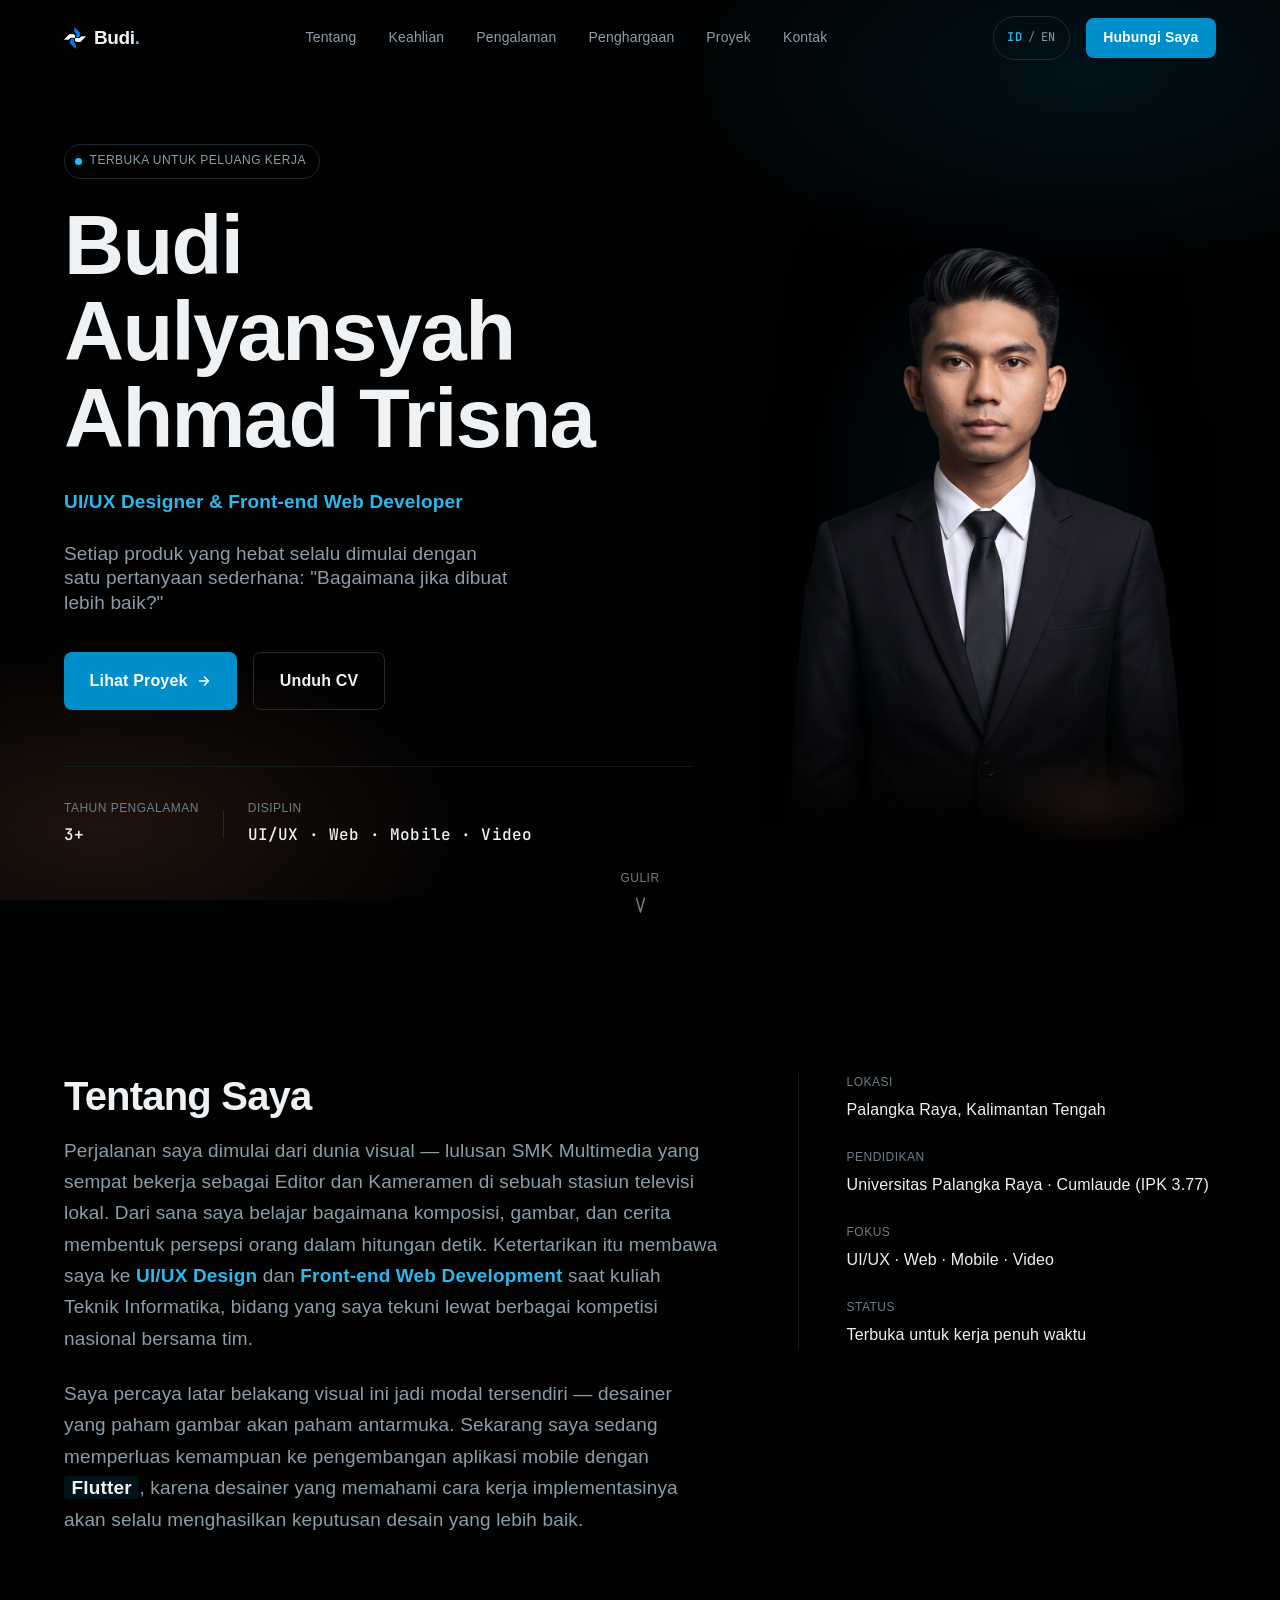
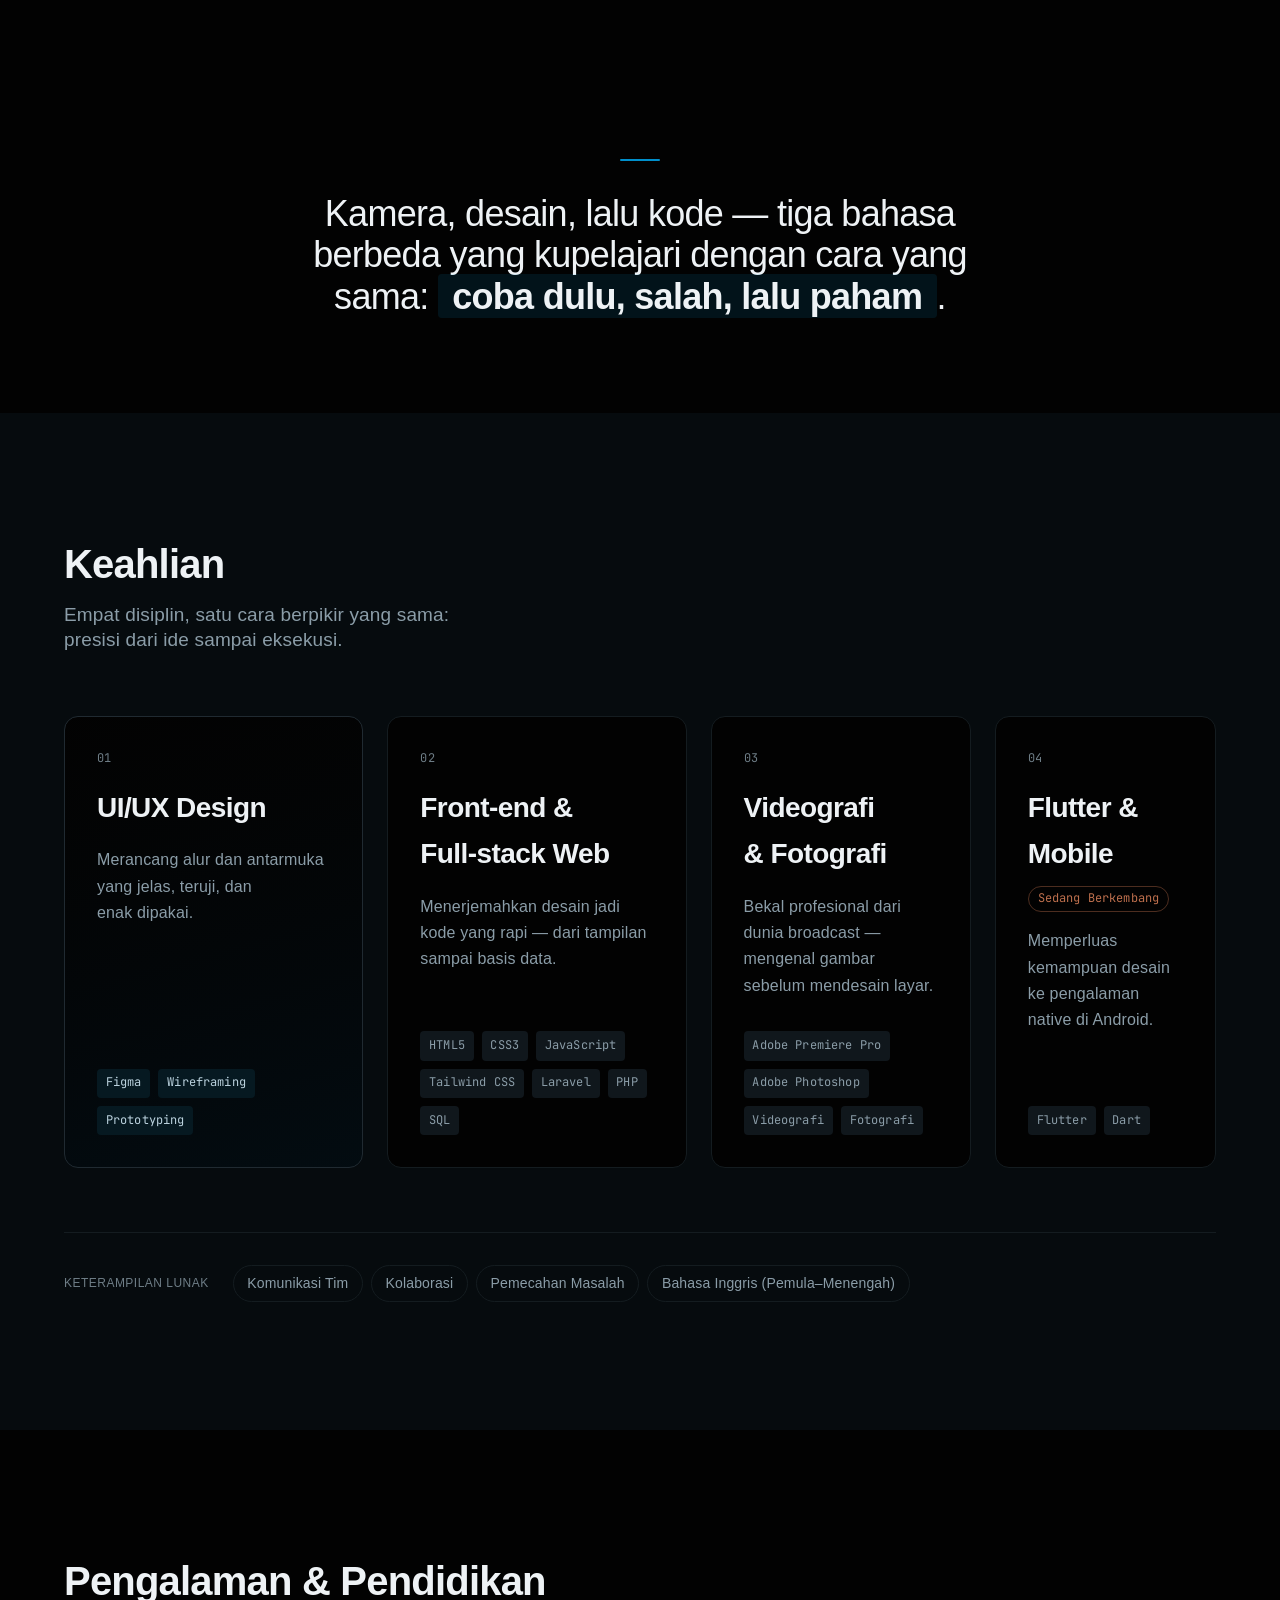
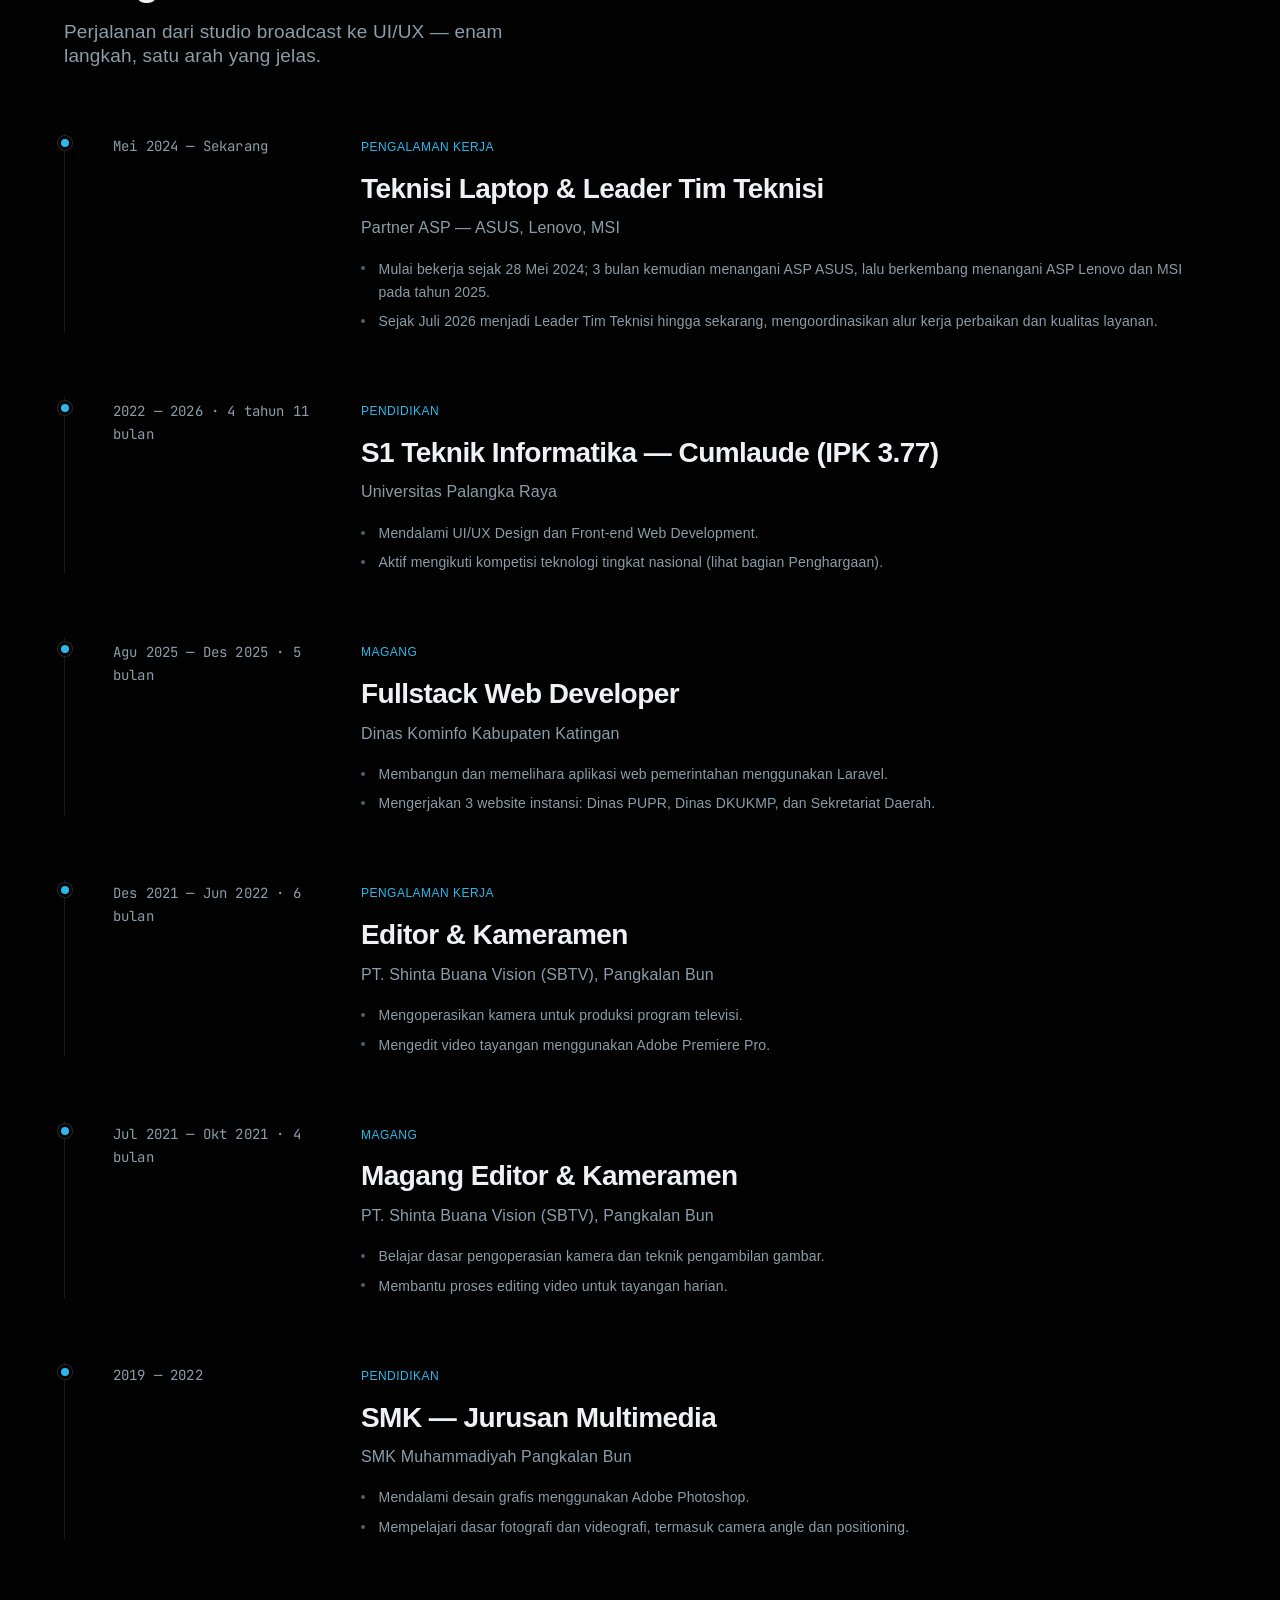
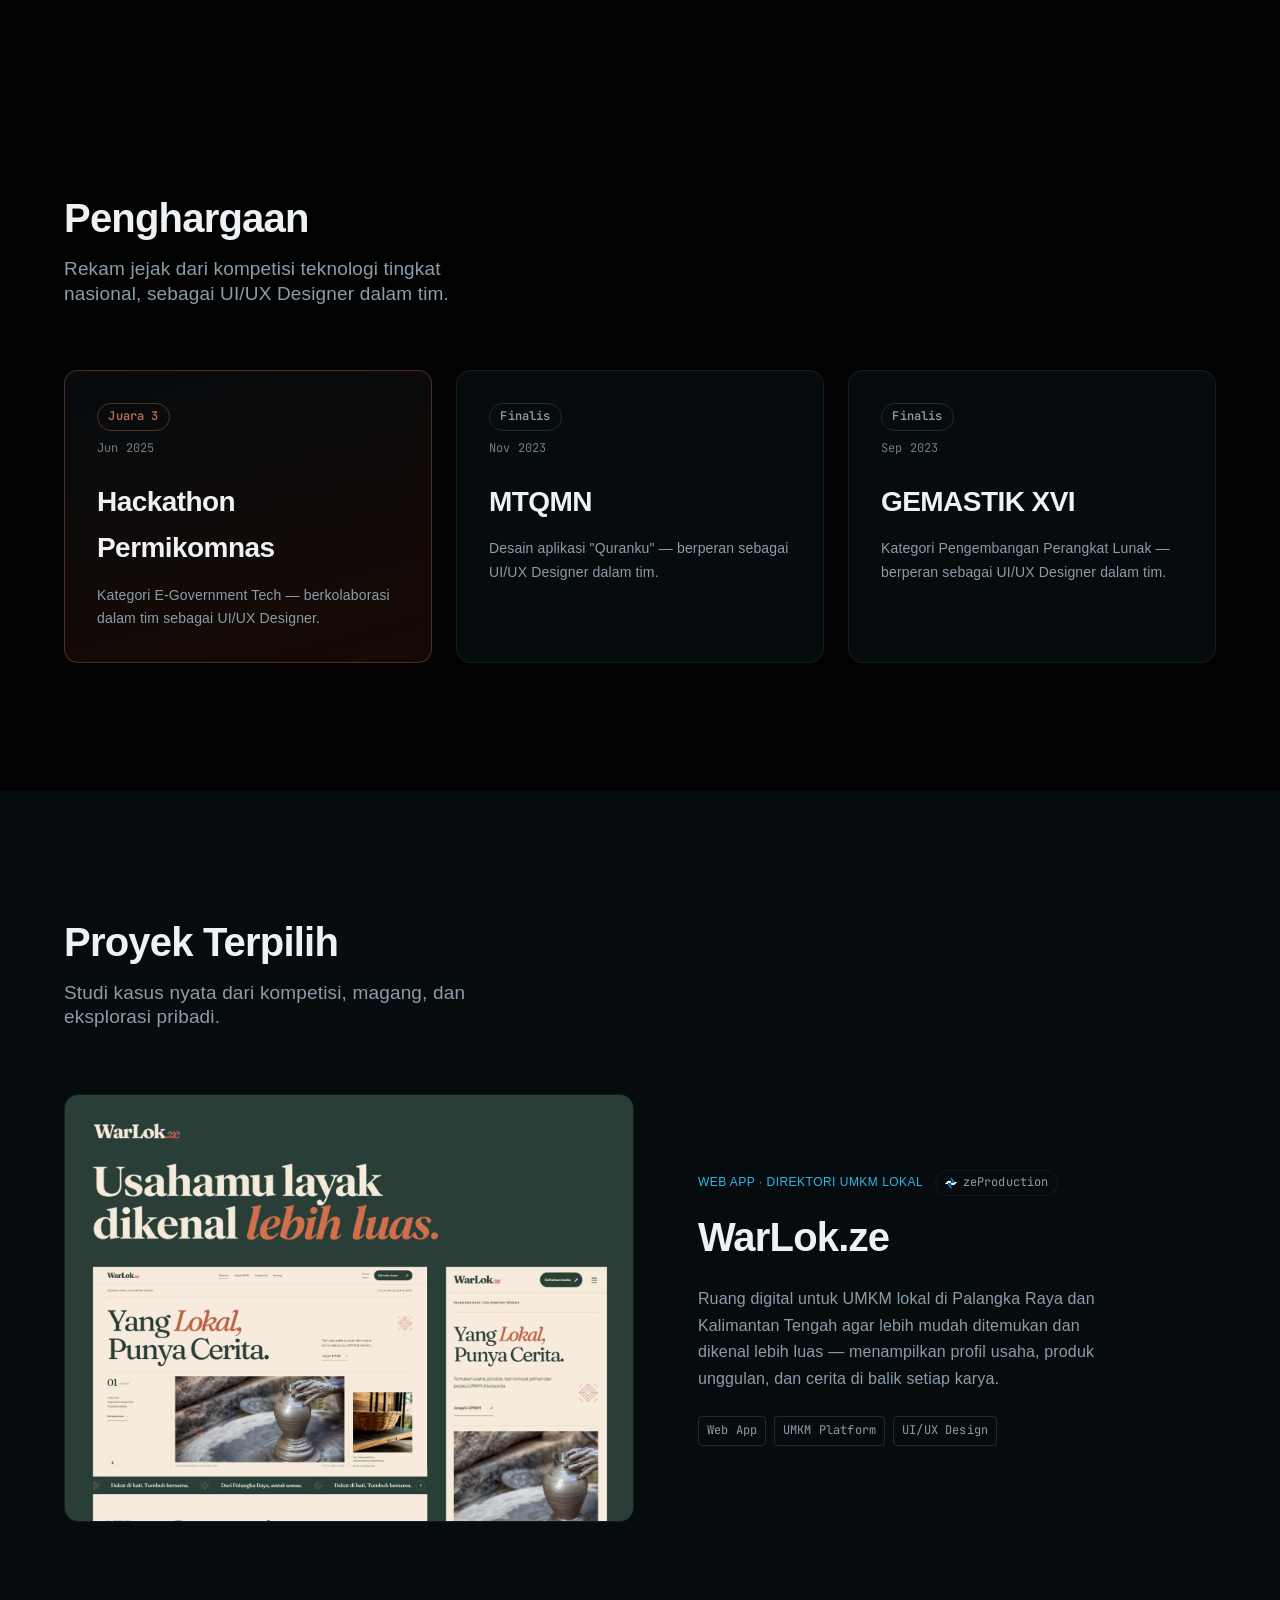
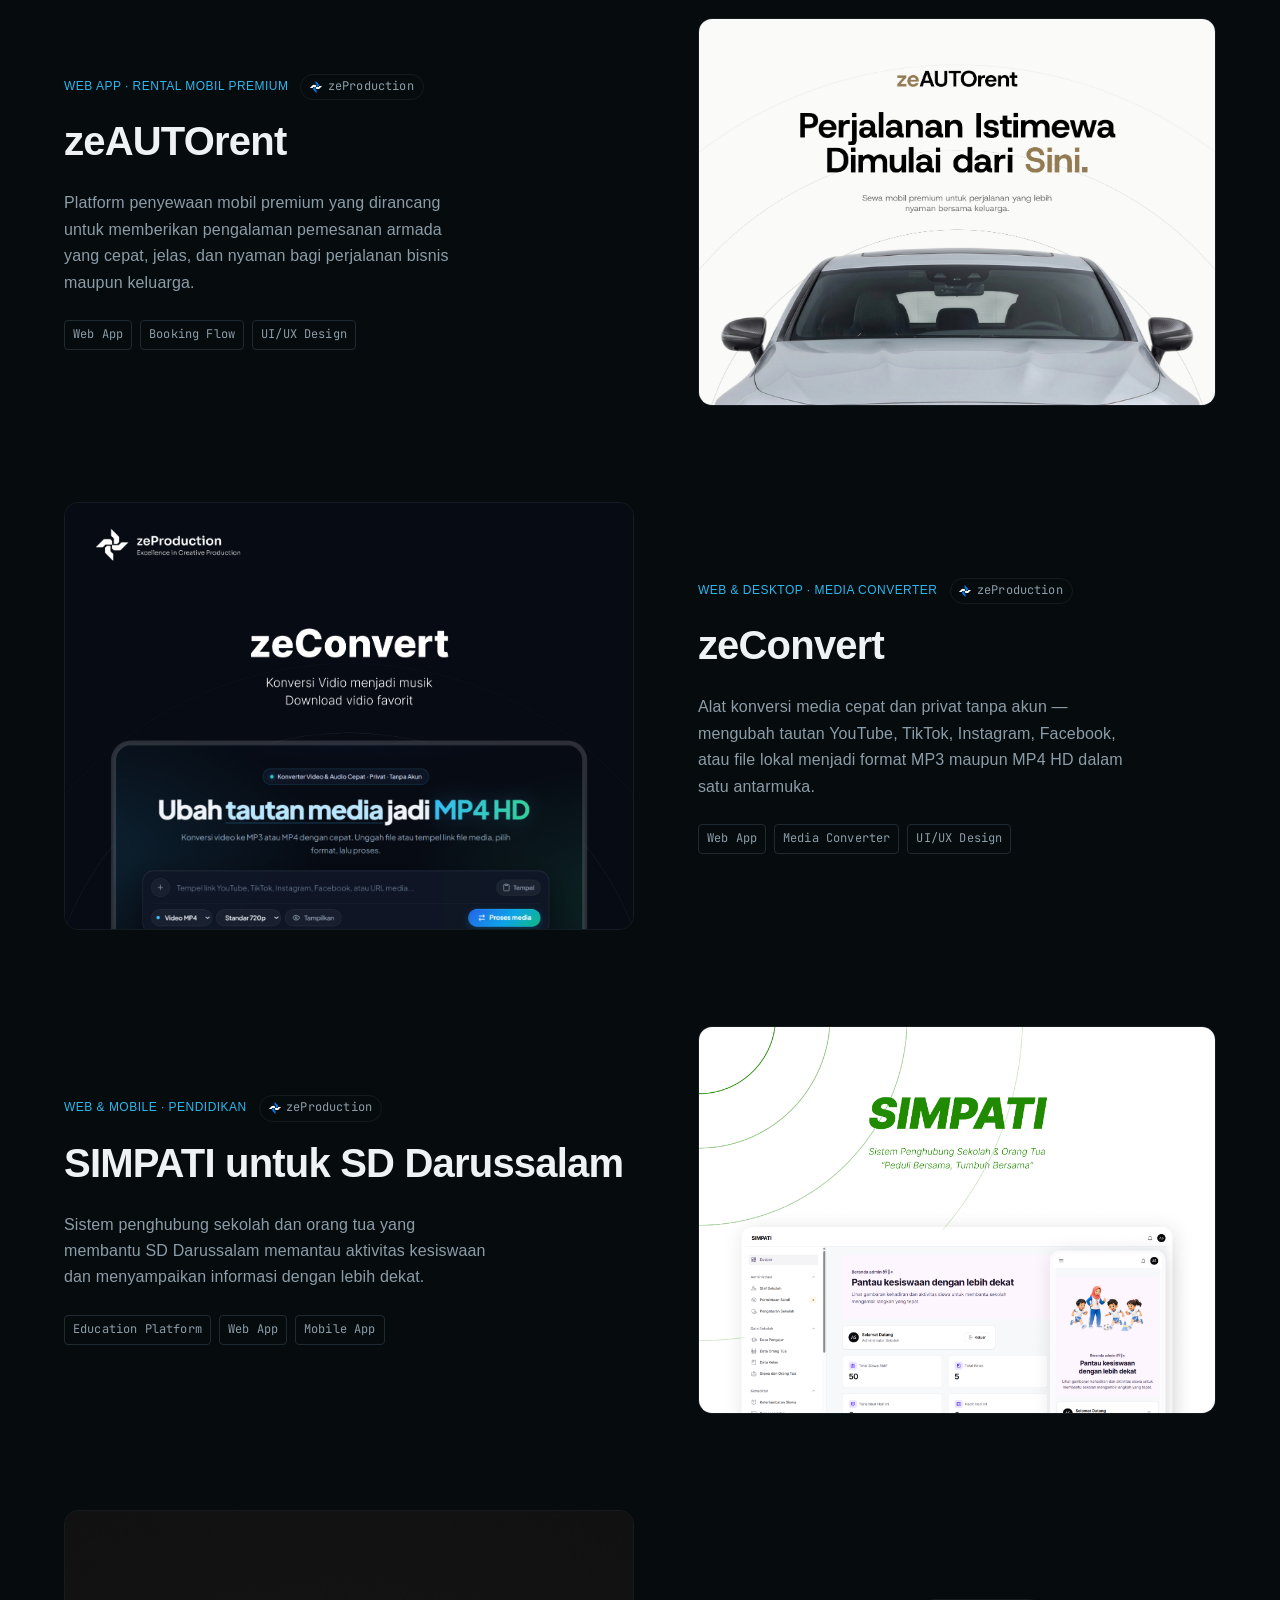
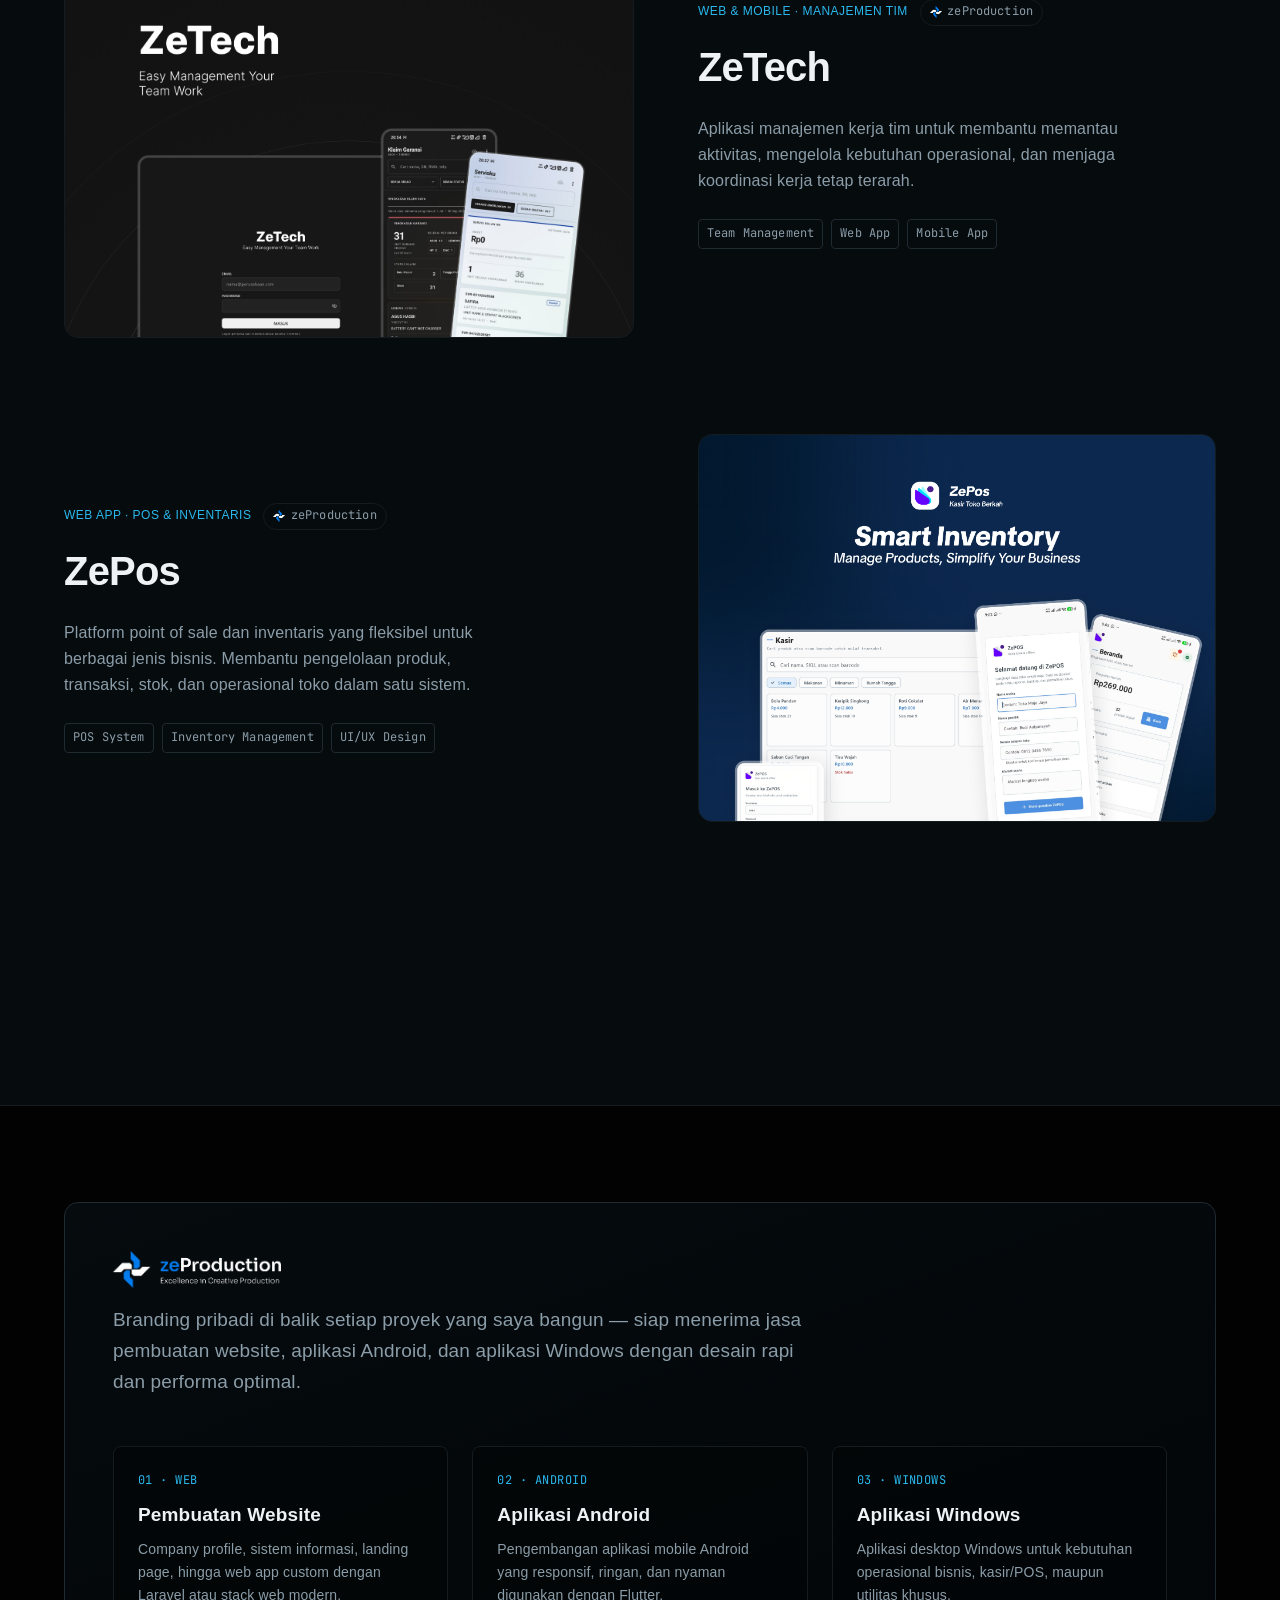
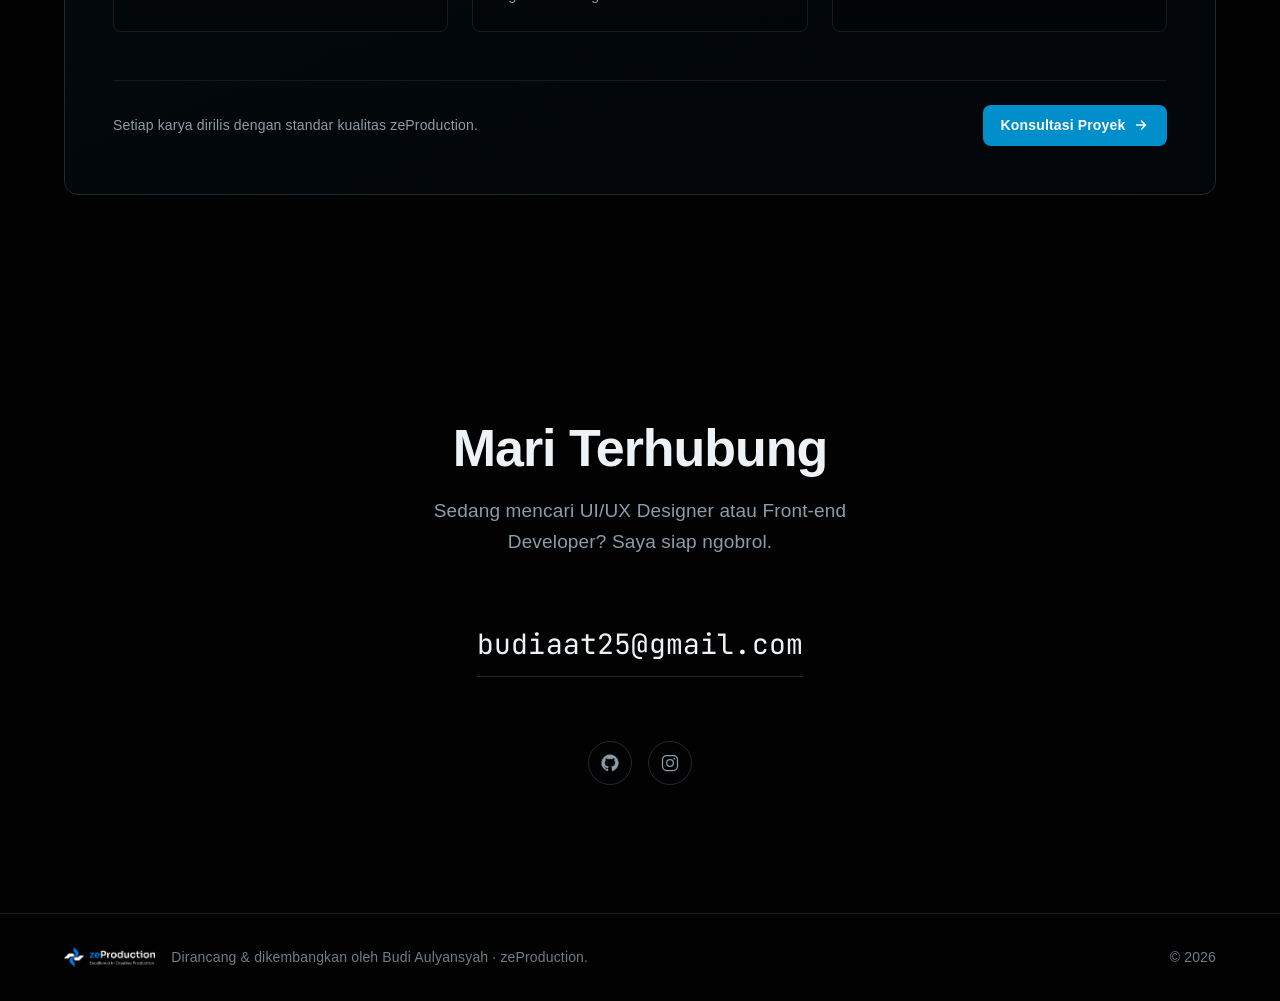
<file: index.html>
<!DOCTYPE html>
<html lang="id">
<head>
<meta charset="UTF-8">
<meta name="viewport" content="width=device-width, initial-scale=1, viewport-fit=cover">
<title>Budi Aulyansyah Ahmad Trisna — UI/UX Designer &amp; Front-end Developer</title>
<meta name="description" content="Portfolio Budi Aulyansyah Ahmad Trisna — UI/UX Designer, Front-end &amp; Full-stack Web Developer, dengan latar belakang Videografi dan Fotografi profesional.">
<meta name="google-site-verification" content="yvcl_8L47UsOLNCBpAES-HfcnZRS8_TXe1XtIcCt8HE">

<link rel="preconnect" href="https://api.fontshare.com" crossorigin>
<link rel="preconnect" href="https://fonts.googleapis.com">
<link rel="preconnect" href="https://fonts.gstatic.com" crossorigin>
<link href="https://api.fontshare.com/v2/css?f[]=switzer@400,500,600,700,900&amp;display=swap" rel="stylesheet">
<link href="https://fonts.googleapis.com/css2?family=JetBrains+Mono:wght@400;500;600&amp;display=swap" rel="stylesheet">
<link rel="stylesheet" href="style.css">
<link rel="icon" type="image/png" href="LOGO WARNA.png">
</head>
<body>

<a class="skip-link" href="#main" data-i18n="a11y.skip">Langsung ke konten</a>

<div class="atmosphere" aria-hidden="true"></div>

<div class="cursor-dot" id="cursorDot" aria-hidden="true"></div>
<div class="cursor-ring" id="cursorRing" aria-hidden="true"></div>

<header class="nav" id="nav">
  <div class="nav__inner">
    <a href="#top" class="nav__mark">
      <img src="LOGO WARNA.png" alt="" width="22" height="22" class="nav__mark-logo">
      <span>Budi<span class="nav__mark-dot">.</span></span>
    </a>

    <nav class="nav__links" aria-label="Navigasi utama">
      <a href="#about" data-i18n="nav.about">Tentang</a>
      <a href="#skills" data-i18n="nav.skills">Keahlian</a>
      <a href="#experience" data-i18n="nav.experience">Pengalaman</a>
      <a href="#achievements" data-i18n="nav.achievements">Penghargaan</a>
      <a href="#projects" data-i18n="nav.projects">Proyek</a>
      <a href="#contact" data-i18n="nav.contact">Kontak</a>
    </nav>

    <div class="nav__actions">
      <button class="lang-toggle" id="langToggle" type="button" aria-label="Ganti bahasa / Switch language">
        <span class="lang-toggle__option" data-lang-option="id">ID</span><span class="lang-toggle__sep">/</span><span class="lang-toggle__option" data-lang-option="en">EN</span>
      </button>
      <a href="#contact" class="btn btn--primary btn--sm" data-i18n="nav.cta">Hubungi Saya</a>
      <button class="nav__burger" id="navBurger" type="button" aria-label="Buka menu" aria-expanded="false" aria-controls="navMobile">
        <span></span><span></span><span></span>
      </button>
    </div>
  </div>

  <div class="nav__mobile" id="navMobile">
    <div class="nav__mobile-inner">
      <a href="#about" data-i18n="nav.about">Tentang</a>
      <a href="#skills" data-i18n="nav.skills">Keahlian</a>
      <a href="#experience" data-i18n="nav.experience">Pengalaman</a>
      <a href="#achievements" data-i18n="nav.achievements">Penghargaan</a>
      <a href="#projects" data-i18n="nav.projects">Proyek</a>
      <a href="#contact" data-i18n="nav.contact">Kontak</a>
    </div>
  </div>
</header>

<main id="main">

  <!-- HERO -->
  <section class="hero" id="top">
    <div class="hero__inner">
      <div class="hero__content">
        <p class="status-pill" data-reveal>
          <span class="status-pill__dot" aria-hidden="true"></span>
          <span data-i18n="hero.badge">Terbuka untuk Peluang Kerja</span>
        </p>

        <h1 class="hero__name" data-reveal>
          <span class="hero__name-line">Budi Aulyansyah</span>
          <span class="hero__name-line">Ahmad Trisna</span>
        </h1>

        <p class="hero__title" data-reveal data-i18n="hero.title">UI/UX Designer &amp; Front-end Web Developer</p>

        <p class="hero__tagline" data-reveal data-i18n="hero.tagline" data-i18n-html>Setiap produk yang hebat selalu dimulai dengan satu pertanyaan sederhana: "Bagaimana jika dibuat lebih baik?".</p>

        <div class="hero__actions" data-reveal>
          <a href="#projects" class="btn btn--primary btn--lg">
            <span data-i18n="hero.cta.primary">Lihat Proyek</span>
            <svg class="btn__icon" width="16" height="16" viewBox="0 0 16 16" fill="none" aria-hidden="true"><path d="M3.5 8H12.5M12.5 8L8.5 4M12.5 8L8.5 12" stroke="currentColor" stroke-width="1.5" stroke-linecap="round" stroke-linejoin="round"/></svg>
          </a>
          <a href="assets/CV_Budi_Aulayansyah.pdf" download="CV_Budi_Aulayansyah.pdf" class="btn btn--ghost btn--lg">
            <span data-i18n="hero.cta.secondary">Unduh CV</span>
          </a>
        </div>

        <dl class="hero__readout" data-reveal>
          <div class="hero__readout-item">
            <dt data-i18n="hero.stat.years">Tahun Pengalaman</dt>
            <dd>3+</dd>
          </div>
          <div class="hero__readout-divider" aria-hidden="true"></div>
          <div class="hero__readout-item">
            <dt data-i18n="hero.stat.disciplines">Disiplin</dt>
            <dd>UI/UX · Web · Mobile · Video</dd>
          </div>
        </dl>
      </div>

      <div class="hero__figure" data-reveal>
        <div class="hero__figure-glow" aria-hidden="true"></div>
        <img src="assets/budi-portrait.png" alt="Potret Budi Aulyansyah Ahmad Trisna mengenakan jas formal" width="900" height="1200" class="hero__portrait" fetchpriority="high">
      </div>
    </div>

    <a href="#about" class="scroll-cue">
      <span data-i18n="hero.scroll">Gulir</span>
      <svg width="10" height="16" viewBox="0 0 10 16" fill="none" aria-hidden="true"><path d="M1 1L5 15L9 1" stroke="currentColor" stroke-width="1.5" stroke-linecap="round" stroke-linejoin="round"/></svg>
    </a>
  </section>

  <!-- ABOUT -->
  <section class="about" id="about">
    <div class="section-inner about__grid">
      <div class="about__main">
        <h2 class="section-heading" data-reveal data-i18n="about.heading">Tentang Saya</h2>
        <p class="about__body" data-reveal data-i18n="about.body1" data-i18n-html>Perjalanan saya dimulai dari dunia visual — lulusan SMK Multimedia yang sempat bekerja sebagai Editor dan Kameramen di sebuah stasiun televisi lokal. Dari sana saya belajar bagaimana komposisi, gambar, dan cerita membentuk persepsi orang dalam hitungan detik. Ketertarikan itu membawa saya ke <span class="em">UI/UX Design</span> dan <span class="em">Front-end Web Development</span> saat kuliah Teknik Informatika, bidang yang saya tekuni lewat berbagai kompetisi nasional bersama tim.</p>
        <p class="about__body" data-reveal data-i18n="about.body2" data-i18n-html>Saya percaya latar belakang visual ini jadi modal tersendiri — desainer yang paham gambar akan paham antarmuka. Sekarang saya sedang memperluas kemampuan ke pengembangan aplikasi mobile dengan <span class="hl">Flutter</span>, karena desainer yang memahami cara kerja implementasinya akan selalu menghasilkan keputusan desain yang lebih baik.</p>
      </div>

      <dl class="about__facts" data-reveal>
        <div class="about__fact">
          <dt data-i18n="about.facts.location">Lokasi</dt>
          <dd data-i18n="about.facts.locationValue">Palangka Raya, Kalimantan Tengah</dd>
        </div>
        <div class="about__fact">
          <dt data-i18n="about.facts.education">Pendidikan</dt>
          <dd data-i18n="about.facts.educationValue">Universitas Palangka Raya · Cumlaude (IPK 3.77)</dd>
        </div>
        <div class="about__fact">
          <dt data-i18n="about.facts.focus">Fokus</dt>
          <dd>UI/UX · Web · Mobile · Video</dd>
        </div>
        <div class="about__fact">
          <dt data-i18n="about.facts.status">Status</dt>
          <dd data-i18n="about.facts.statusValue">Terbuka untuk kerja penuh waktu</dd>
        </div>
      </dl>
    </div>
  </section>

  <!-- QUOTE -->
  <section class="quote">
    <div class="section-inner">
      <blockquote class="quote__text" data-reveal>
        <span class="quote__mark" aria-hidden="true"></span>
        <p data-i18n="quote.text" data-i18n-html>Kamera, desain, lalu kode — tiga bahasa berbeda yang kupelajari dengan cara yang sama: <span class="hl">coba dulu, salah, lalu paham</span>.</p>
      </blockquote>
    </div>
  </section>

  <!-- SKILLS -->
  <section class="skills" id="skills">
    <div class="section-inner">
      <div class="section-head">
        <h2 class="section-heading" data-reveal data-i18n="skills.heading">Keahlian</h2>
        <p class="section-lead" data-reveal data-i18n="skills.lead">Tiga disiplin, satu cara berpikir yang sama: presisi dari ide sampai eksekusi.</p>
      </div>

      <div class="skills__panels">
        <article class="skill-panel skill-panel--primary" data-reveal>
          <span class="skill-panel__index">01</span>
          <h3 data-i18n="skills.uiux.title">UI/UX Design</h3>
          <p data-i18n="skills.uiux.desc">Merancang alur dan antarmuka yang jelas, teruji, dan enak dipakai.</p>
          <ul class="skill-panel__tags">
            <li>Figma</li><li>Wireframing</li><li>Prototyping</li>
          </ul>
        </article>

        <article class="skill-panel" data-reveal>
          <span class="skill-panel__index">02</span>
          <h3 data-i18n="skills.web.title">Front-end &amp; Full-stack Web</h3>
          <p data-i18n="skills.web.desc">Menerjemahkan desain jadi kode yang rapi — dari tampilan sampai basis data.</p>
          <ul class="skill-panel__tags">
            <li>HTML5</li><li>CSS3</li><li>JavaScript</li><li>Tailwind CSS</li><li>Laravel</li><li>PHP</li><li>SQL</li>
          </ul>
        </article>

        <article class="skill-panel" data-reveal>
          <span class="skill-panel__index">03</span>
          <h3 data-i18n="skills.media.title">Videografi &amp; Fotografi</h3>
          <p data-i18n="skills.media.desc">Bekal profesional dari dunia broadcast — mengenal gambar sebelum mendesain layar.</p>
          <ul class="skill-panel__tags">
            <li>Adobe Premiere Pro</li><li>Adobe Photoshop</li><li data-i18n="skills.media.tag.video">Videografi</li><li data-i18n="skills.media.tag.photo">Fotografi</li>
          </ul>
        </article>

        <article class="skill-panel skill-panel--emerging" data-reveal>
          <span class="skill-panel__index">04</span>
          <div class="skill-panel__title-row">
            <h3 data-i18n="skills.mobile.title">Flutter &amp; Mobile</h3>
            <span class="skill-panel__badge" data-i18n="skills.mobile.badge">Sedang Berkembang</span>
          </div>
          <p data-i18n="skills.mobile.desc">Memperluas kemampuan desain ke pengalaman native di Android.</p>
          <ul class="skill-panel__tags">
            <li>Flutter</li><li>Dart</li>
          </ul>
        </article>
      </div>

      <div class="skills__soft" data-reveal>
        <span class="skills__soft-label" data-i18n="skills.soft.label">Keterampilan Lunak</span>
        <ul class="skills__soft-tags">
          <li data-i18n="skills.soft.communication">Komunikasi Tim</li>
          <li data-i18n="skills.soft.collaboration">Kolaborasi</li>
          <li data-i18n="skills.soft.problemSolving">Pemecahan Masalah</li>
          <li data-i18n="skills.soft.english">Bahasa Inggris (Pemula–Menengah)</li>
        </ul>
      </div>
    </div>
  </section>

  <!-- EXPERIENCE & EDUCATION -->
  <section class="experience" id="experience">
    <div class="section-inner">
      <div class="section-head">
        <h2 class="section-heading" data-reveal data-i18n="experience.heading">Pengalaman &amp; Pendidikan</h2>
        <p class="section-lead" data-reveal data-i18n="experience.lead">Perjalanan dari studio broadcast ke UI/UX — enam langkah, satu arah yang jelas.</p>
      </div>

      <ol class="timeline">
        <li class="timeline__item" data-reveal>
          <div class="timeline__date">
            <span data-i18n="experience.item0.date">Mei 2024 — Sekarang</span>
          </div>
          <div class="timeline__content">
            <span class="timeline__type" data-i18n="experience.type.work">Pengalaman Kerja</span>
            <h3 data-i18n="experience.item0.role">Teknisi Laptop &amp; Leader Tim Teknisi</h3>
            <p class="timeline__org" data-i18n="experience.item0.org">Partner ASP — ASUS, Lenovo, MSI</p>
            <ul>
              <li data-i18n="experience.item0.point1">Mulai bekerja sejak 28 Mei 2024; 3 bulan kemudian menangani ASP ASUS, lalu berkembang menangani ASP Lenovo dan MSI pada tahun 2025.</li>
              <li data-i18n="experience.item0.point2">Sejak Juli 2026 menjadi Leader Tim Teknisi hingga sekarang, mengoordinasikan alur kerja perbaikan dan kualitas layanan.</li>
            </ul>
          </div>
        </li>

        <li class="timeline__item" data-reveal>
          <div class="timeline__date">
            <span data-i18n="experience.item1.date">2022 — 2026 · 4 tahun 11 bulan</span>
          </div>
          <div class="timeline__content">
            <span class="timeline__type" data-i18n="experience.type.education">Pendidikan</span>
            <h3 data-i18n="experience.item1.role">S1 Teknik Informatika — Cumlaude (IPK 3.77)</h3>
            <p class="timeline__org" data-i18n="experience.item1.org">Universitas Palangka Raya</p>
            <ul>
              <li data-i18n="experience.item1.point1">Mendalami UI/UX Design dan Front-end Web Development.</li>
              <li data-i18n="experience.item1.point2">Aktif mengikuti kompetisi teknologi tingkat nasional (lihat bagian Penghargaan).</li>
            </ul>
          </div>
        </li>

        <li class="timeline__item" data-reveal>
          <div class="timeline__date">
            <span data-i18n="experience.item2.date">Agu 2025 — Des 2025 · 5 bulan</span>
          </div>
          <div class="timeline__content">
            <span class="timeline__type" data-i18n="experience.type.internship">Magang</span>
            <h3 data-i18n="experience.item2.role">Fullstack Web Developer</h3>
            <p class="timeline__org" data-i18n="experience.item2.org">Dinas Kominfo Kabupaten Katingan</p>
            <ul>
              <li data-i18n="experience.item2.point1">Membangun dan memelihara aplikasi web pemerintahan menggunakan Laravel.</li>
              <li data-i18n="experience.item2.point2">Mengerjakan 3 website instansi: Dinas PUPR, Dinas DKUKMP, dan Sekretariat Daerah.</li>
            </ul>
          </div>
        </li>

        <li class="timeline__item" data-reveal>
          <div class="timeline__date">
            <span data-i18n="experience.item3.date">Des 2021 — Jun 2022 · 6 bulan</span>
          </div>
          <div class="timeline__content">
            <span class="timeline__type" data-i18n="experience.type.work">Pengalaman Kerja</span>
            <h3 data-i18n="experience.item3.role">Editor &amp; Kameramen</h3>
            <p class="timeline__org" data-i18n="experience.item3.org">PT. Shinta Buana Vision (SBTV), Pangkalan Bun</p>
            <ul>
              <li data-i18n="experience.item3.point1">Mengoperasikan kamera untuk produksi program televisi.</li>
              <li data-i18n="experience.item3.point2">Mengedit video tayangan menggunakan Adobe Premiere Pro.</li>
            </ul>
          </div>
        </li>

        <li class="timeline__item" data-reveal>
          <div class="timeline__date">
            <span data-i18n="experience.item4.date">Jul 2021 — Okt 2021 · 4 bulan</span>
          </div>
          <div class="timeline__content">
            <span class="timeline__type" data-i18n="experience.type.internship">Magang</span>
            <h3 data-i18n="experience.item4.role">Magang Editor &amp; Kameramen</h3>
            <p class="timeline__org" data-i18n="experience.item4.org">PT. Shinta Buana Vision (SBTV), Pangkalan Bun</p>
            <ul>
              <li data-i18n="experience.item4.point1">Belajar dasar pengoperasian kamera dan teknik pengambilan gambar.</li>
              <li data-i18n="experience.item4.point2">Membantu proses editing video untuk tayangan harian.</li>
            </ul>
          </div>
        </li>

        <li class="timeline__item" data-reveal>
          <div class="timeline__date">
            <span data-i18n="experience.item5.date">2019 — 2022</span>
          </div>
          <div class="timeline__content">
            <span class="timeline__type" data-i18n="experience.type.education">Pendidikan</span>
            <h3 data-i18n="experience.item5.role">SMK — Jurusan Multimedia</h3>
            <p class="timeline__org" data-i18n="experience.item5.org">SMK Muhammadiyah Pangkalan Bun</p>
            <ul>
              <li data-i18n="experience.item5.point1">Mendalami desain grafis menggunakan Adobe Photoshop.</li>
              <li data-i18n="experience.item5.point2">Mempelajari dasar fotografi dan videografi, termasuk camera angle dan positioning.</li>
            </ul>
          </div>
        </li>
      </ol>
    </div>
  </section>

  <!-- ACHIEVEMENTS -->
  <section class="achievements" id="achievements">
    <div class="section-inner">
      <div class="section-head">
        <h2 class="section-heading" data-reveal data-i18n="achievements.heading">Penghargaan</h2>
        <p class="section-lead" data-reveal data-i18n="achievements.lead">Rekam jejak dari kompetisi teknologi tingkat nasional, sebagai UI/UX Designer dalam tim.</p>
      </div>

      <div class="achievements__grid">
        <article class="achievement-card achievement-card--ranked" data-reveal>
          <span class="achievement-card__rank" data-i18n="achievements.item1.rank">Juara 3</span>
          <span class="achievement-card__date">Jun 2025</span>
          <h3 data-i18n="achievements.item1.name">Hackathon Permikomnas</h3>
          <p data-i18n="achievements.item1.desc">Kategori E-Government Tech — berkolaborasi dalam tim sebagai UI/UX Designer.</p>
        </article>

        <article class="achievement-card" data-reveal>
          <span class="achievement-card__rank achievement-card__rank--finalist" data-i18n="achievements.finalist">Finalis</span>
          <span class="achievement-card__date">Nov 2023</span>
          <h3 data-i18n="achievements.item2.name">MTQMN</h3>
          <p data-i18n="achievements.item2.desc">Desain aplikasi "Quranku" — berperan sebagai UI/UX Designer dalam tim.</p>
        </article>

        <article class="achievement-card" data-reveal>
          <span class="achievement-card__rank achievement-card__rank--finalist" data-i18n="achievements.finalist">Finalis</span>
          <span class="achievement-card__date">Sep 2023</span>
          <h3 data-i18n="achievements.item3.name">GEMASTIK XVI</h3>
          <p data-i18n="achievements.item3.desc">Kategori Pengembangan Perangkat Lunak — berperan sebagai UI/UX Designer dalam tim.</p>
        </article>
      </div>
    </div>
  </section>

  <!-- PROJECTS -->
  <section class="projects" id="projects">
    <div class="section-inner">
      <div class="section-head">
        <h2 class="section-heading" data-reveal data-i18n="projects.heading">Proyek Terpilih</h2>
        <p class="section-lead" data-reveal data-i18n="projects.lead">Studi kasus nyata dari kompetisi, magang, dan eksplorasi pribadi.</p>
      </div>

      <div class="project-list">
        <article class="project-row" data-reveal>
          <div class="project-row__visual project-row__visual--photo">
            <img src="assets/project-new-1/Warlok 2.jpg" alt="Tampilan WarLok.ze, ruang digital untuk UMKM lokal di Palangka Raya dan Kalimantan Tengah" width="2943" height="2943" loading="lazy">
          </div>
          <div class="project-row__content">
            <div class="project-row__meta">
              <span class="project-row__category" data-i18n="projects.warlok.category">Web App · Direktori UMKM Lokal</span>
              <span class="project-row__brand"><img src="LOGO WARNA.png" alt="" width="12" height="12" loading="lazy"> zeProduction</span>
            </div>
            <h3 data-i18n="projects.warlok.title">WarLok.ze</h3>
            <p data-i18n="projects.warlok.desc">Ruang digital untuk UMKM lokal di Palangka Raya dan Kalimantan Tengah agar lebih mudah ditemukan dan dikenal lebih luas — menampilkan profil usaha, produk unggulan, dan cerita di balik setiap karya.</p>
            <ul class="project-row__tools">
              <li>Web App</li><li>UMKM Platform</li><li>UI/UX Design</li>
            </ul>
          </div>
        </article>

        <article class="project-row project-row--reverse" data-reveal>
          <div class="project-row__visual project-row__visual--photo">
            <img src="assets/project-new-1/zeAuro 1.jpg" alt="Tampilan zeAUTOrent, platform penyewaan mobil premium" width="2943" height="2943" loading="lazy">
          </div>
          <div class="project-row__content">
            <div class="project-row__meta">
              <span class="project-row__category" data-i18n="projects.zeautorent.category">Web App · Rental Mobil Premium</span>
              <span class="project-row__brand"><img src="LOGO WARNA.png" alt="" width="12" height="12" loading="lazy"> zeProduction</span>
            </div>
            <h3 data-i18n="projects.zeautorent.title">zeAUTOrent</h3>
            <p data-i18n="projects.zeautorent.desc">Platform penyewaan mobil premium yang dirancang untuk memberikan pengalaman pemesanan armada yang cepat, jelas, dan nyaman bagi perjalanan bisnis maupun keluarga.</p>
            <ul class="project-row__tools">
              <li>Web App</li><li>Booking Flow</li><li>UI/UX Design</li>
            </ul>
          </div>
        </article>

        <article class="project-row" data-reveal>
          <div class="project-row__visual project-row__visual--photo">
            <img src="assets/project-new-1/zeConvert 1.jpg" alt="Tampilan zeConvert, aplikasi konversi video ke MP3 dan MP4 HD" width="2943" height="2943" loading="lazy">
          </div>
          <div class="project-row__content">
            <div class="project-row__meta">
              <span class="project-row__category" data-i18n="projects.zeconvert.category">Web &amp; Desktop · Media Converter</span>
              <span class="project-row__brand"><img src="LOGO WARNA.png" alt="" width="12" height="12" loading="lazy"> zeProduction</span>
            </div>
            <h3 data-i18n="projects.zeconvert.title">zeConvert</h3>
            <p data-i18n="projects.zeconvert.desc">Alat konversi media cepat dan privat tanpa akun — mengubah tautan YouTube, TikTok, Instagram, Facebook, atau file lokal menjadi format MP3 maupun MP4 HD dalam satu antarmuka.</p>
            <ul class="project-row__tools">
              <li>Web App</li><li>Media Converter</li><li>UI/UX Design</li>
            </ul>
          </div>
        </article>
        <article class="project-row project-row--reverse" data-reveal>
          <div class="project-row__visual project-row__visual--photo">
            <img src="assets/project-new/SIMPATI-For SD Darussalam.jpg" alt="Tampilan SIMPATI, sistem penghubung sekolah dan orang tua untuk SD Darussalam" width="3607" height="3607" loading="lazy">
          </div>
          <div class="project-row__content">
            <div class="project-row__meta">
              <span class="project-row__category" data-i18n="projects.simpati.category">Web &amp; Mobile · Education</span>
              <span class="project-row__brand"><img src="LOGO WARNA.png" alt="" width="12" height="12" loading="lazy"> zeProduction</span>
            </div>
            <h3 data-i18n="projects.simpati.title">SIMPATI untuk SD Darussalam</h3>
            <p data-i18n="projects.simpati.desc">Sistem penghubung sekolah dan orang tua yang membantu SD Darussalam memantau aktivitas kesiswaan dan menyampaikan informasi dengan lebih dekat.</p>
            <ul class="project-row__tools">
              <li>Education Platform</li><li>Web App</li><li>Mobile App</li>
            </ul>
          </div>
        </article>

        <article class="project-row" data-reveal>
          <div class="project-row__visual project-row__visual--photo">
            <img src="assets/project-new/Ze tech 1.jpg" alt="Tampilan ZeTech, aplikasi manajemen tim kerja" width="2943" height="2943" loading="lazy">
          </div>
          <div class="project-row__content">
            <div class="project-row__meta">
              <span class="project-row__category" data-i18n="projects.zetech.category">Web &amp; Mobile · Team Management</span>
              <span class="project-row__brand"><img src="LOGO WARNA.png" alt="" width="12" height="12" loading="lazy"> zeProduction</span>
            </div>
            <h3 data-i18n="projects.zetech.title">ZeTech</h3>
            <p data-i18n="projects.zetech.desc">Aplikasi manajemen kerja tim untuk membantu memantau aktivitas, mengelola kebutuhan operasional, dan menjaga koordinasi kerja tetap terarah.</p>
            <ul class="project-row__tools">
              <li>Team Management</li><li>Web App</li><li>Mobile App</li>
            </ul>
          </div>
        </article>

        <article class="project-row project-row--reverse" data-reveal>
          <div class="project-row__visual project-row__visual--photo">
            <img src="assets/project-new/ZePos.jpg" alt="Tampilan ZePos, platform inventaris dan kasir yang fleksibel untuk berbagai jenis bisnis" width="3607" height="3607" loading="lazy">
          </div>
          <div class="project-row__content">
            <div class="project-row__meta">
              <span class="project-row__category" data-i18n="projects.zepos.category">Web App · POS &amp; Inventaris</span>
              <span class="project-row__brand"><img src="LOGO WARNA.png" alt="" width="12" height="12" loading="lazy"> zeProduction</span>
            </div>
            <h3 data-i18n="projects.zepos.title">ZePos</h3>
            <p data-i18n="projects.zepos.desc">Platform point of sale dan inventaris yang fleksibel untuk berbagai jenis bisnis. Membantu pengelolaan produk, transaksi, stok, dan operasional toko dalam satu sistem.</p>
            <ul class="project-row__tools">
              <li>POS System</li><li>Inventory Management</li><li>UI/UX Design</li>
            </ul>
          </div>
        </article>
      </div>

      <div class="projects__more" data-reveal>
        <a href="projects.html" class="btn btn--ghost btn--lg">
          <span data-i18n="projects.viewMore">Lihat Lebih Banyak Proyek</span>
          <svg class="btn__icon" width="16" height="16" viewBox="0 0 16 16" fill="none" aria-hidden="true"><path d="M3.5 8H12.5M12.5 8L8.5 4M12.5 8L8.5 12" stroke="currentColor" stroke-width="1.5" stroke-linecap="round" stroke-linejoin="round"/></svg>
        </a>
      </div>
    </div>
  </section>

  <!-- ZEPRODUCTION BRANDING & SERVICES -->
  <section class="brand-services" id="services">
    <div class="section-inner">
      <div class="brand-services__card" data-reveal>
        <div class="brand-services__head">
          <img src="LOGO Lengkap Warna.png" alt="zeProduction" width="758" height="166" class="brand-services__logo" loading="lazy">
          <p class="brand-services__lead" data-i18n="brand.lead">Branding pribadi di balik setiap proyek yang saya bangun — siap menerima jasa pembuatan website, aplikasi Android, dan aplikasi Windows dengan desain rapi dan performa optimal.</p>
        </div>

        <div class="brand-services__grid">
          <article class="brand-service-item">
            <span class="brand-service-item__label">01 · Web</span>
            <h3 data-i18n="brand.web.title">Pembuatan Website</h3>
            <p data-i18n="brand.web.desc">Company profile, sistem informasi, landing page, hingga web app custom dengan Laravel atau stack web modern.</p>
          </article>

          <article class="brand-service-item">
            <span class="brand-service-item__label">02 · Android</span>
            <h3 data-i18n="brand.android.title">Aplikasi Android</h3>
            <p data-i18n="brand.android.desc">Pengembangan aplikasi mobile Android yang responsif, ringan, dan nyaman digunakan dengan Flutter.</p>
          </article>

          <article class="brand-service-item">
            <span class="brand-service-item__label">03 · Windows</span>
            <h3 data-i18n="brand.windows.title">Aplikasi Windows</h3>
            <p data-i18n="brand.windows.desc">Aplikasi desktop Windows untuk kebutuhan operasional bisnis, kasir/POS, maupun utilitas khusus.</p>
          </article>
        </div>

        <div class="brand-services__foot">
          <p class="brand-services__note" data-i18n="brand.note">Setiap karya dirilis dengan standar kualitas zeProduction.</p>
          <a href="#contact" class="btn btn--primary btn--sm">
            <span data-i18n="brand.cta">Konsultasi Proyek</span>
            <svg class="btn__icon" width="16" height="16" viewBox="0 0 16 16" fill="none" aria-hidden="true"><path d="M3.5 8H12.5M12.5 8L8.5 4M12.5 8L8.5 12" stroke="currentColor" stroke-width="1.5" stroke-linecap="round" stroke-linejoin="round"/></svg>
          </a>
        </div>
      </div>
    </div>
  </section>

  <!-- CONTACT -->
  <section class="contact" id="contact">
    <div class="section-inner contact__inner">
      <h2 class="contact__heading" data-reveal data-i18n="contact.heading">Mari Terhubung</h2>
      <p class="contact__lead" data-reveal data-i18n="contact.lead">Sedang mencari UI/UX Designer atau Front-end Developer? Saya siap ngobrol.</p>

      <a href="mailto:budiaat25@gmail.com" class="contact__email" data-reveal data-i18n="contact.emailValue">budiaat25@gmail.com</a>

      <div class="contact__socials" data-reveal>
        <a href="https://github.com/myZeez?tab=repositories" class="social-link" aria-label="GitHub">
          <svg width="20" height="20" viewBox="0 0 24 24" fill="none" aria-hidden="true"><path d="M12 2a10 10 0 00-3.16 19.49c.5.09.68-.22.68-.48v-1.7c-2.78.6-3.37-1.34-3.37-1.34-.46-1.16-1.11-1.47-1.11-1.47-.9-.62.07-.6.07-.6 1 .07 1.53 1.03 1.53 1.03.9 1.52 2.34 1.08 2.91.83.09-.65.35-1.09.63-1.34-2.22-.25-4.56-1.11-4.56-4.94 0-1.09.39-1.98 1.03-2.68-.1-.25-.45-1.27.1-2.65 0 0 .84-.27 2.75 1.02a9.58 9.58 0 015 0c1.91-1.3 2.75-1.02 2.75-1.02.55 1.38.2 2.4.1 2.65.64.7 1.03 1.59 1.03 2.68 0 3.84-2.34 4.68-4.57 4.93.36.31.68.92.68 1.85v2.74c0 .27.18.58.69.48A10 10 0 0012 2z" stroke="currentColor" stroke-width="0.6" fill="currentColor"/></svg>
        </a>
        <a href="https://www.instagram.com/budiaat/" class="social-link" aria-label="Instagram">
          <svg width="20" height="20" viewBox="0 0 24 24" fill="none" aria-hidden="true"><rect x="3" y="3" width="18" height="18" rx="5" stroke="currentColor" stroke-width="1.5"/><circle cx="12" cy="12" r="4" stroke="currentColor" stroke-width="1.5"/><circle cx="17.2" cy="6.8" r="1" fill="currentColor"/></svg>
        </a>
      </div>
    </div>
  </section>

</main>

<footer class="footer">
  <div class="section-inner footer__inner">
    <div class="footer__brand">
      <img src="LOGO Lengkap Warna.png" alt="zeProduction" width="758" height="166" class="footer__logo" loading="lazy">
      <p data-i18n="footer.credit">Dirancang &amp; dikembangkan oleh Budi Aulyansyah · zeProduction.</p>
    </div>
    <p class="footer__year">© <span id="year"></span></p>
  </div>
</footer>

<script src="script.js"></script>
</body>
</html>
</file>
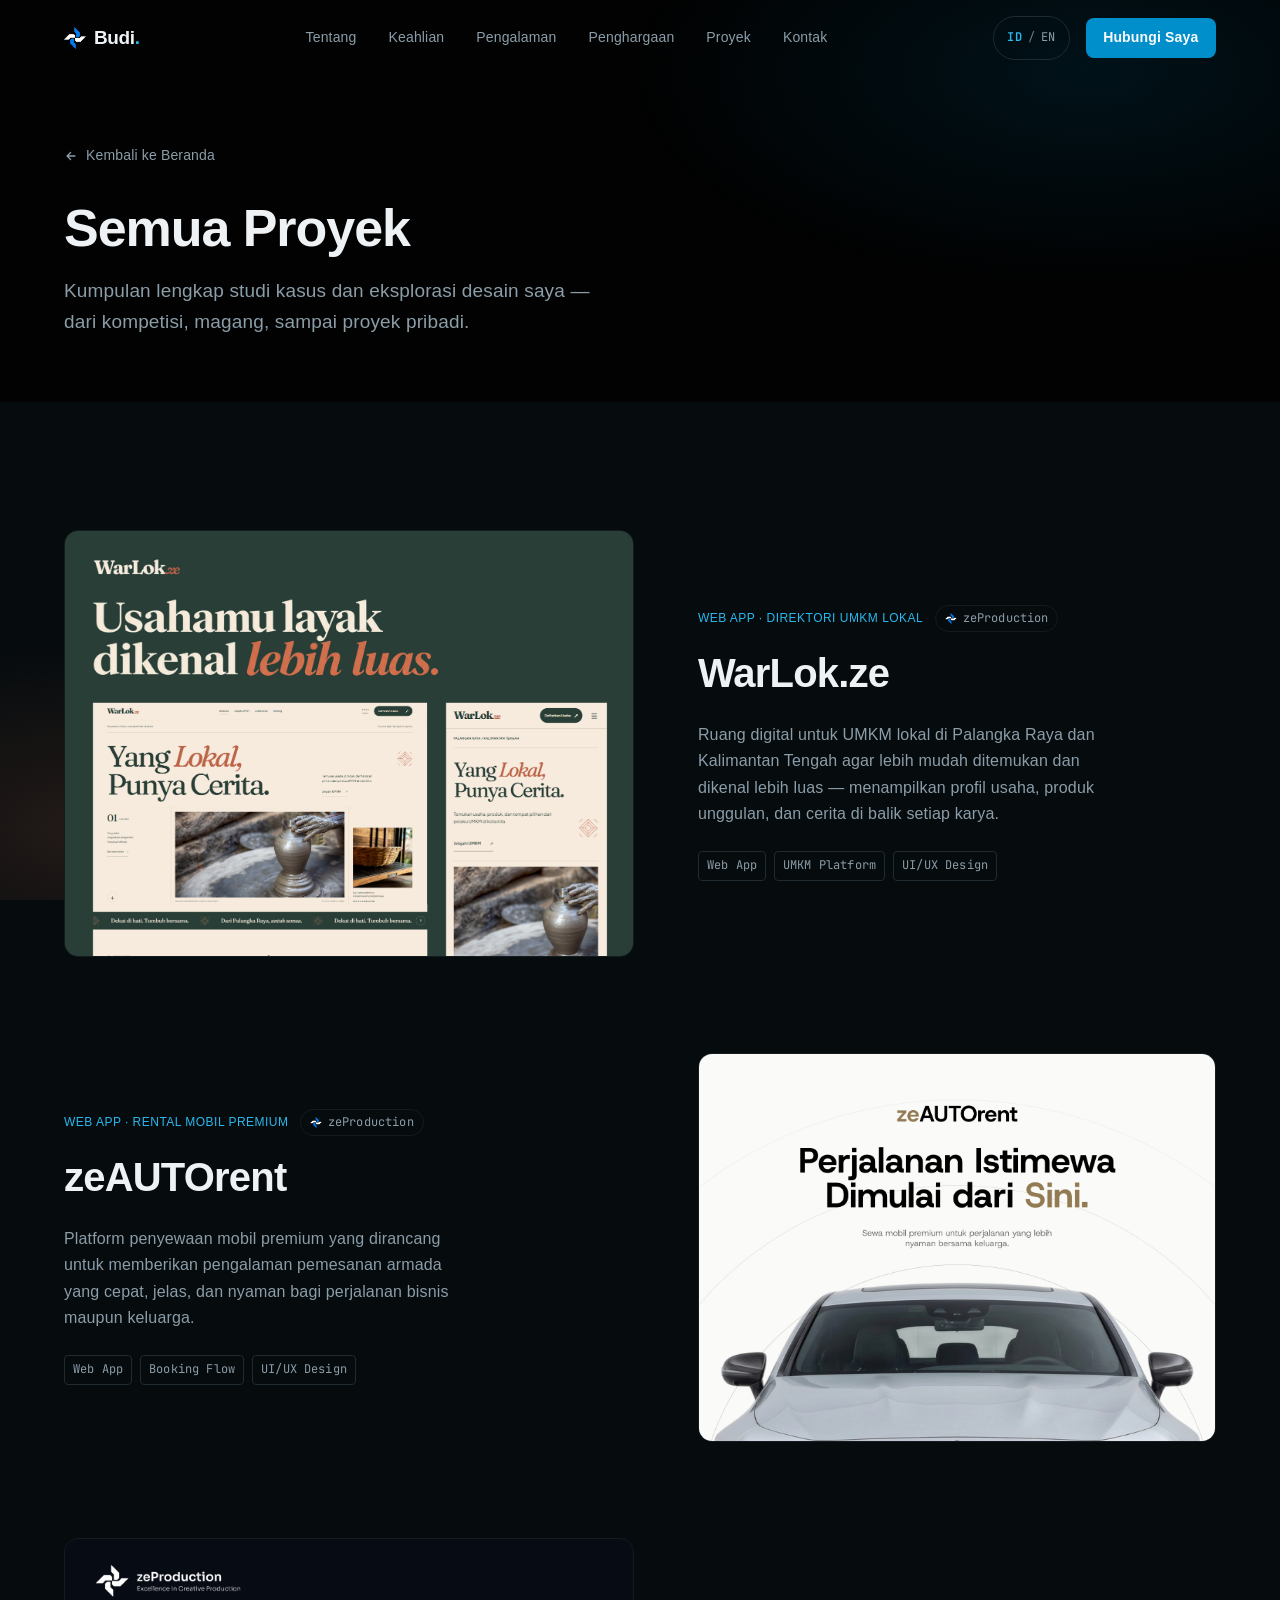
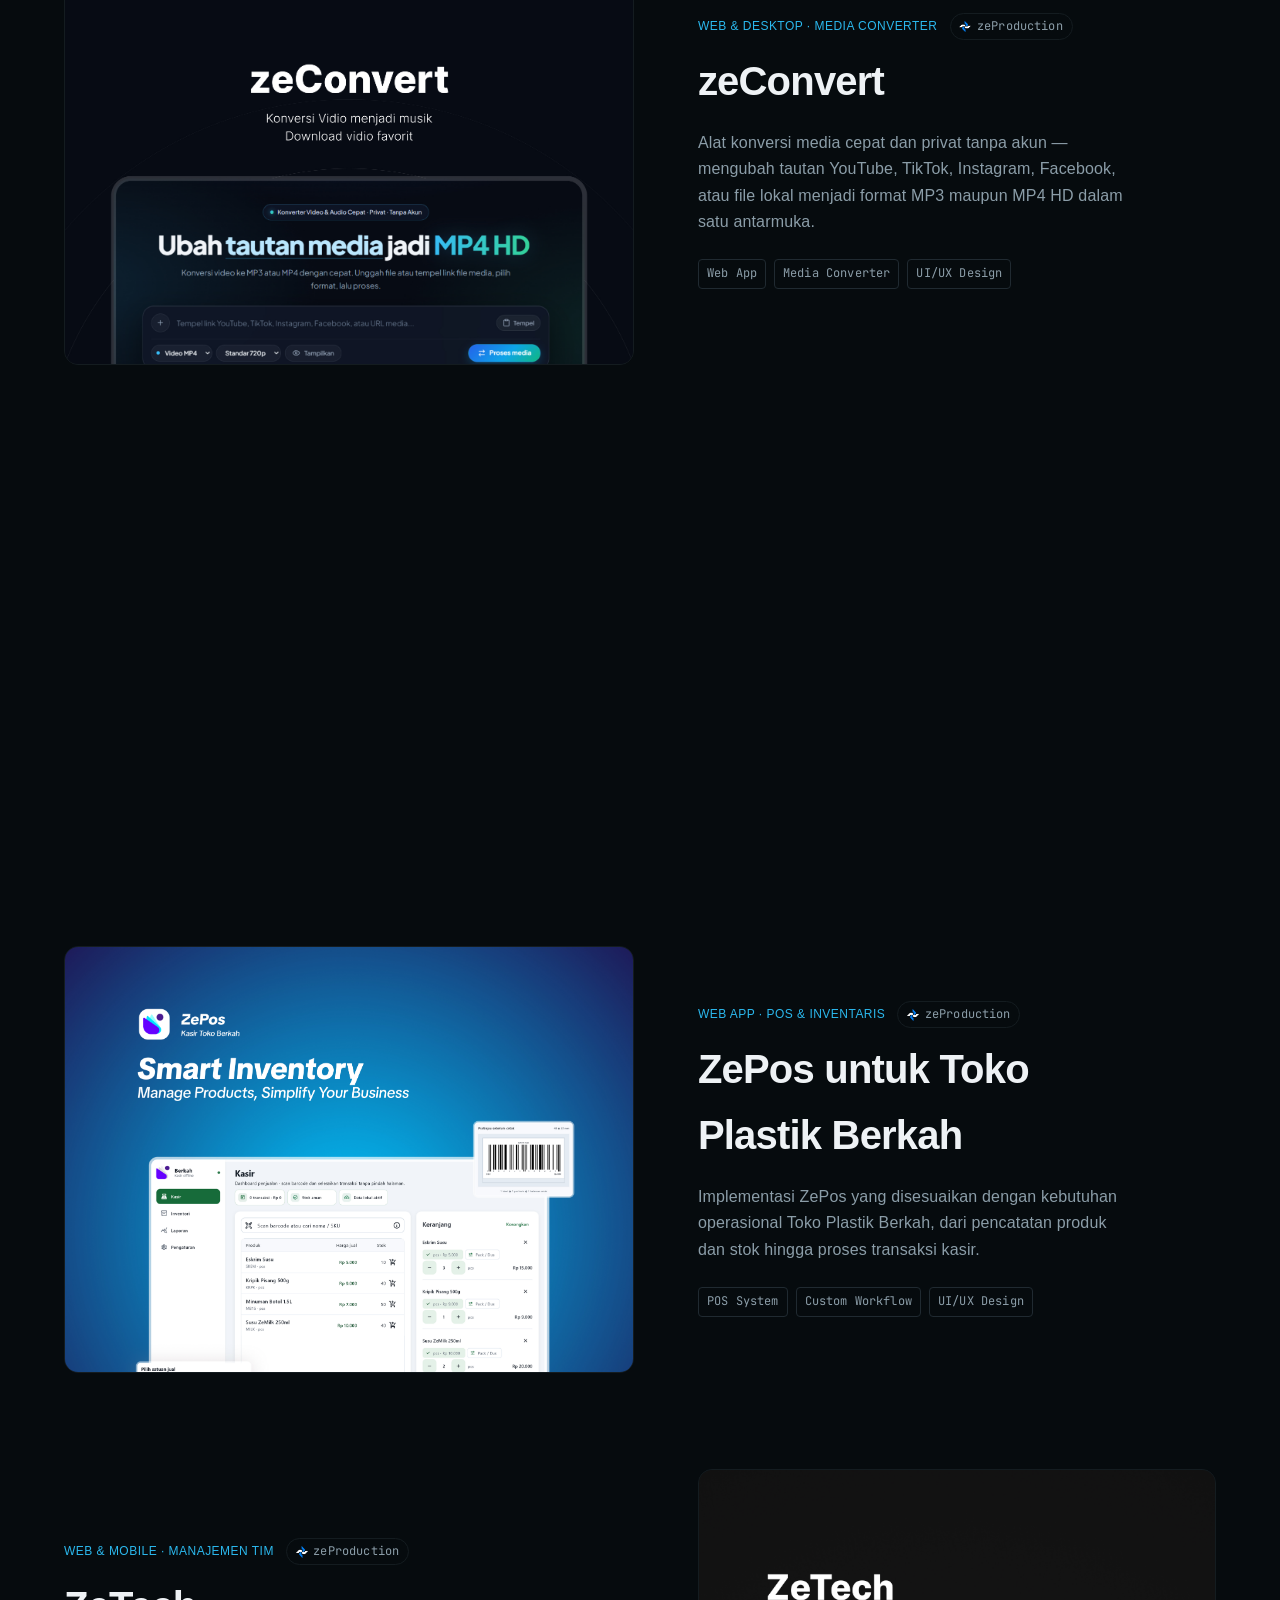
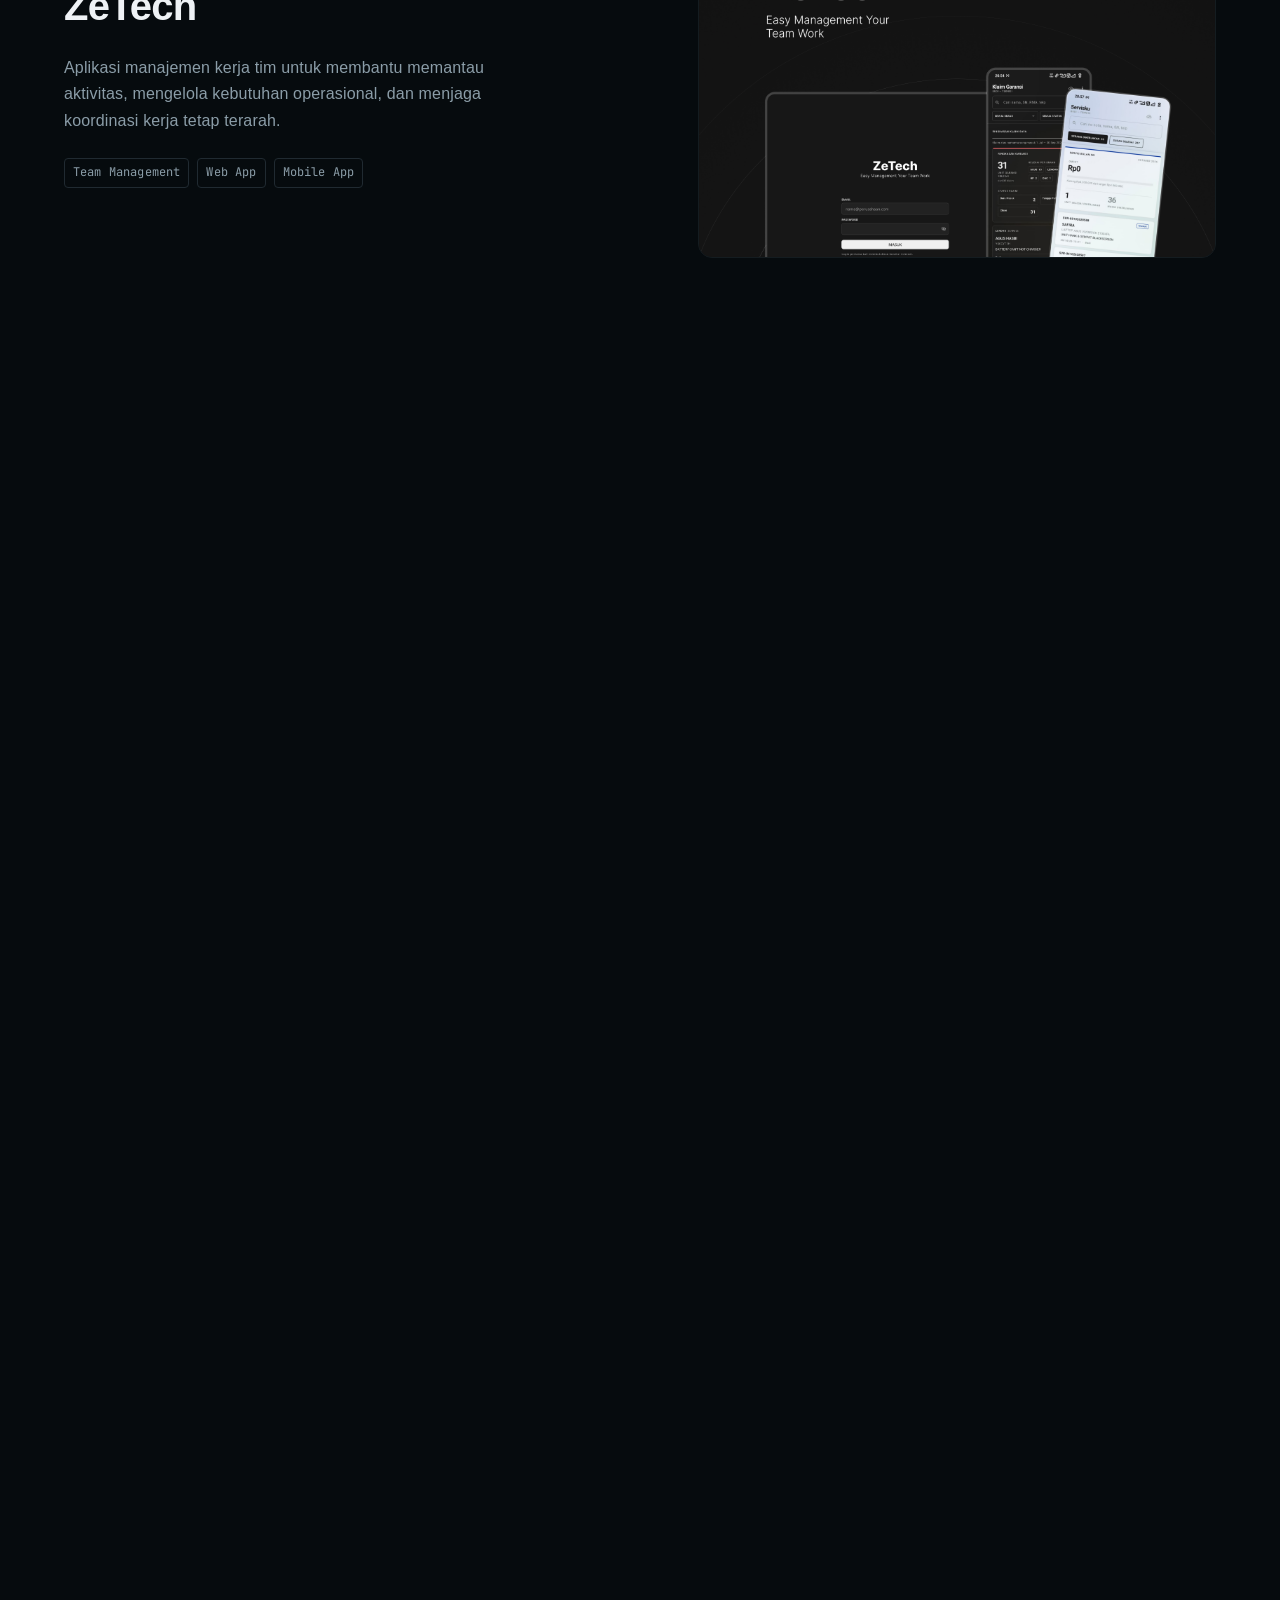
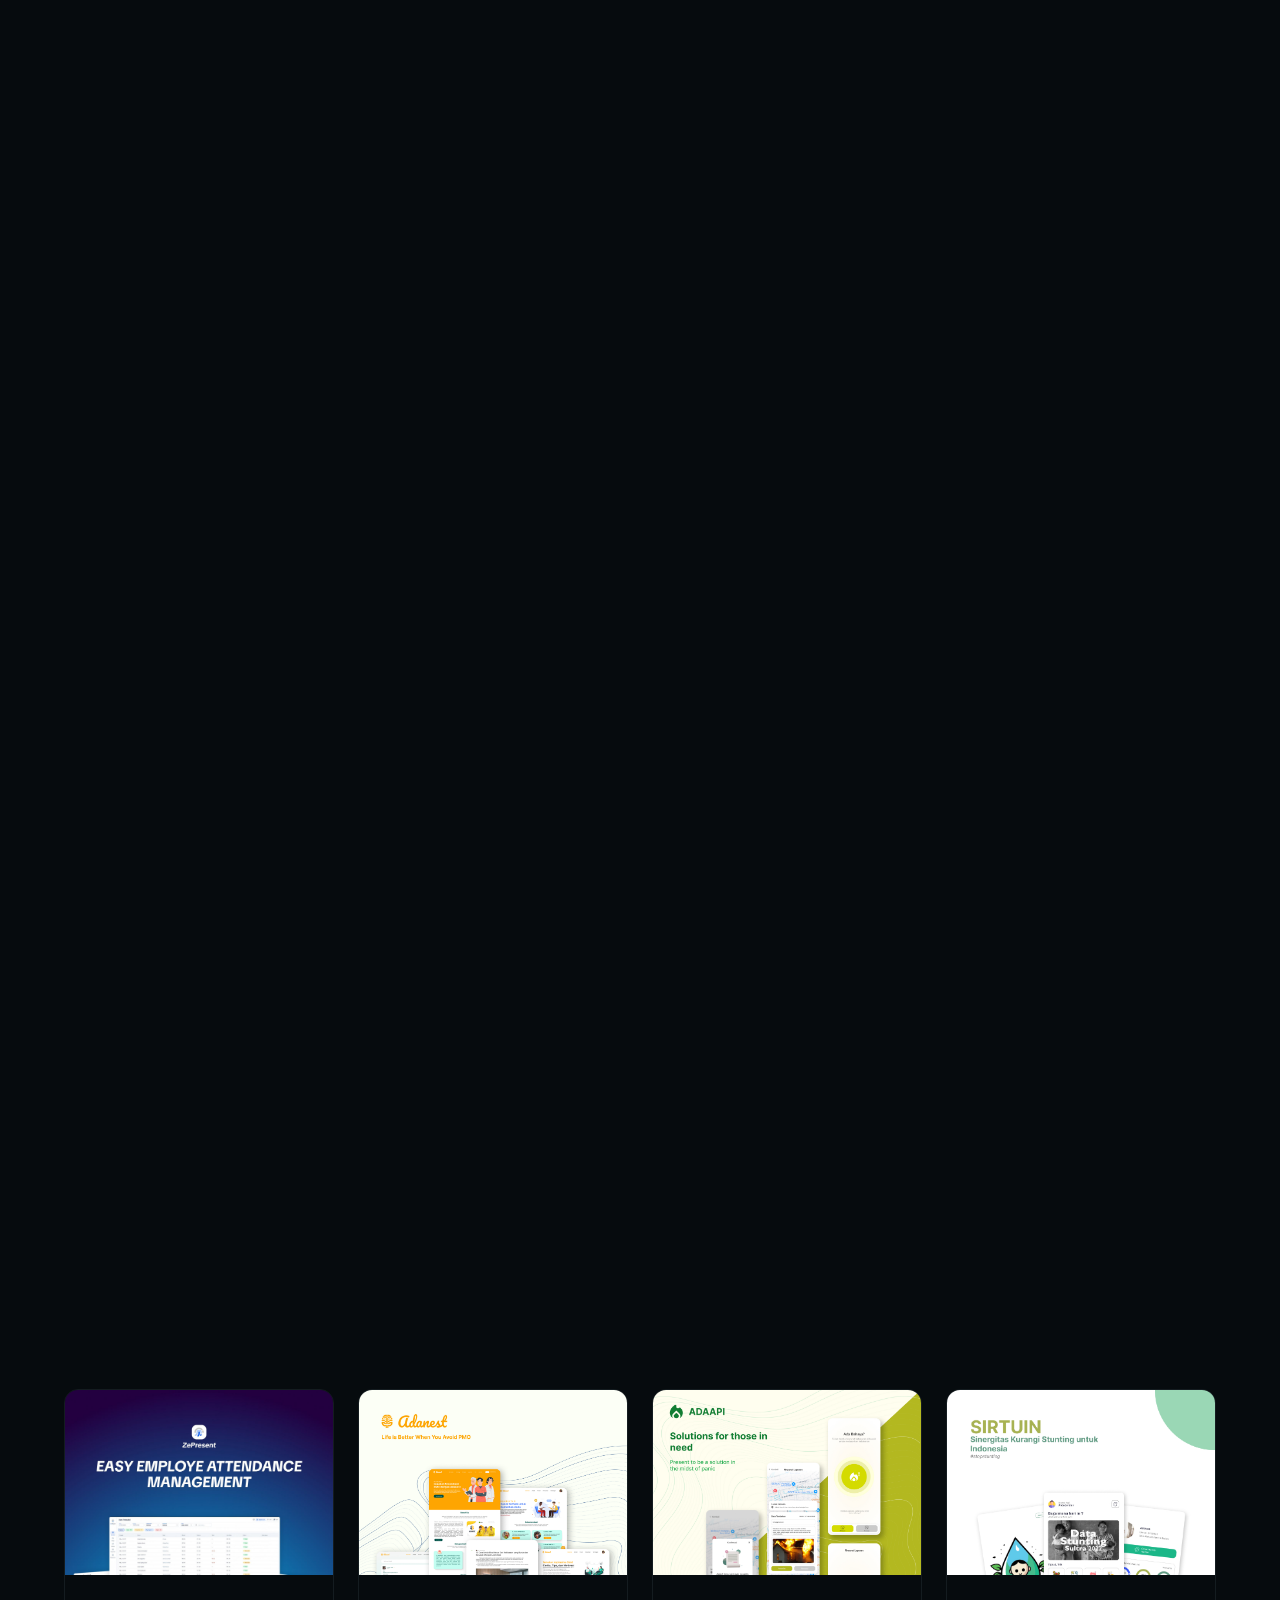
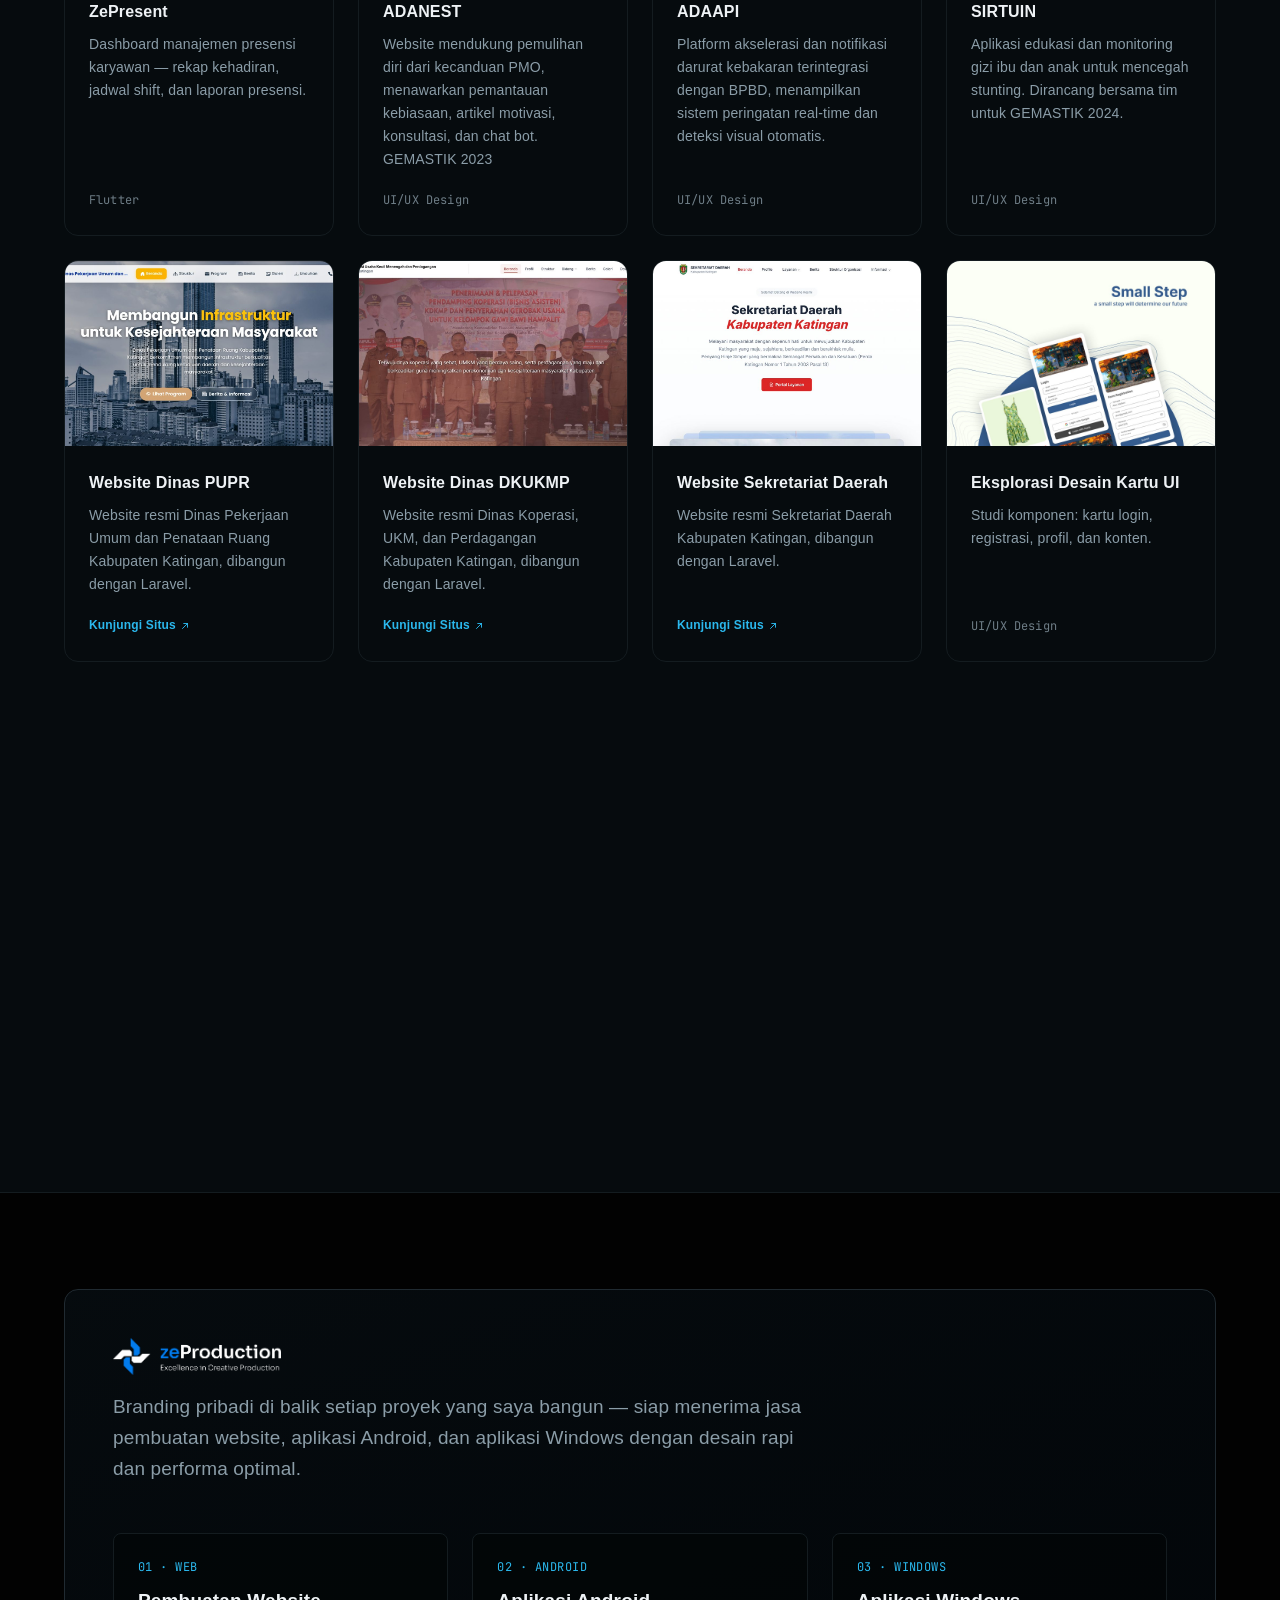
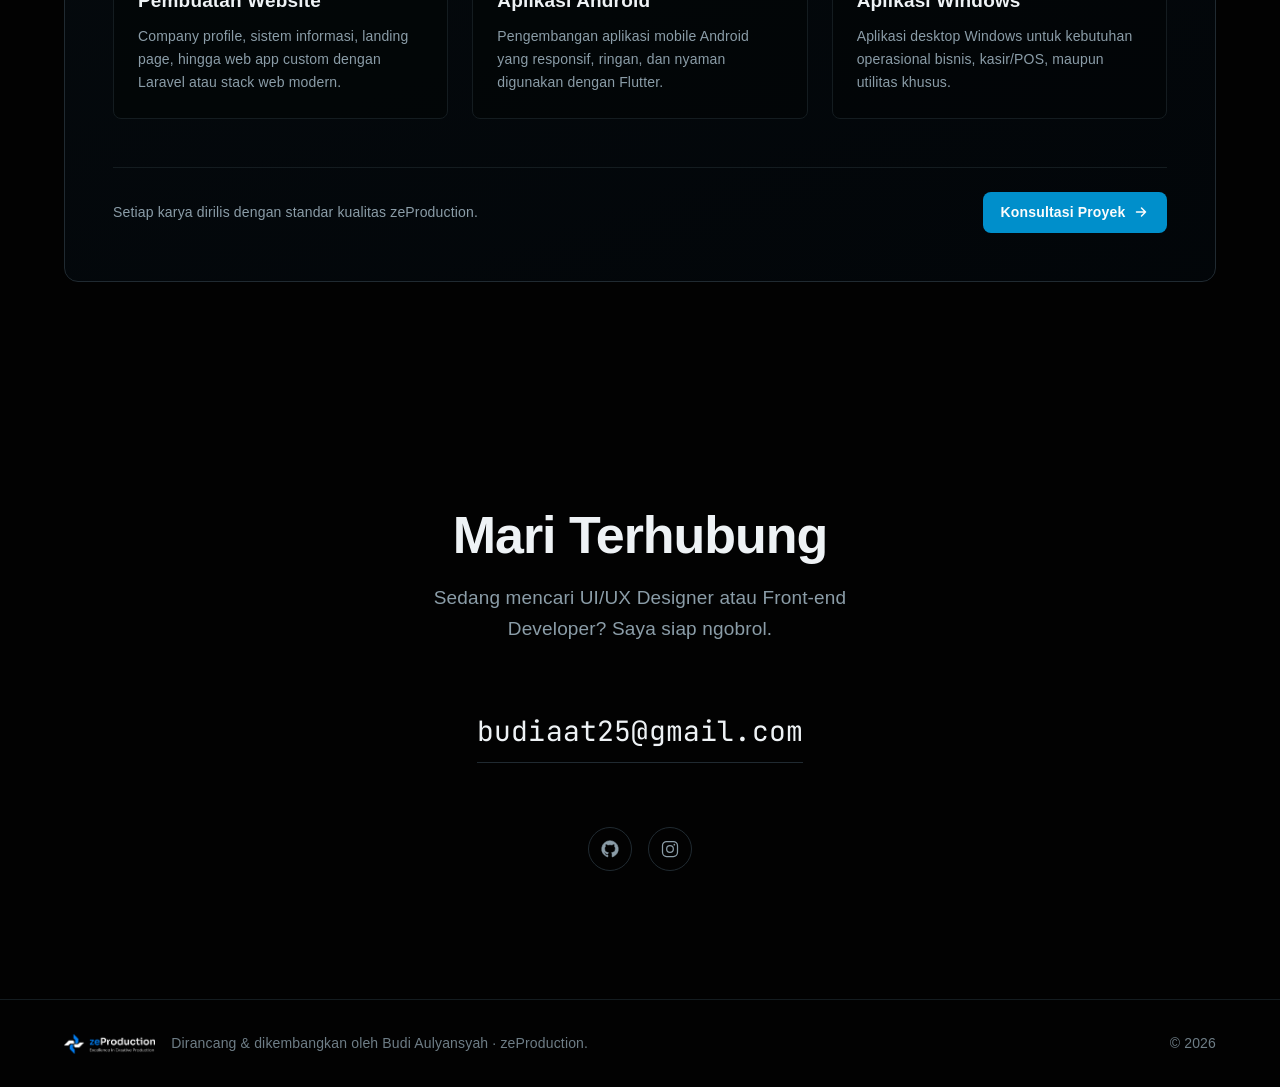
<file: projects.html>
<!DOCTYPE html>
<html lang="id">
<head>
<meta charset="UTF-8">
<meta name="viewport" content="width=device-width, initial-scale=1, viewport-fit=cover">
<title>Semua Proyek — Budi Aulyansyah Ahmad Trisna</title>
<meta name="description" content="Kumpulan lengkap proyek Budi Aulyansyah Ahmad Trisna — studi kasus UI/UX, aplikasi Flutter, dan website Laravel dari kompetisi, magang, dan eksplorasi pribadi.">

<link rel="preconnect" href="https://api.fontshare.com" crossorigin>
<link rel="preconnect" href="https://fonts.googleapis.com">
<link rel="preconnect" href="https://fonts.gstatic.com" crossorigin>
<link href="https://api.fontshare.com/v2/css?f[]=switzer@400,500,600,700,900&amp;display=swap" rel="stylesheet">
<link href="https://fonts.googleapis.com/css2?family=JetBrains+Mono:wght@400;500;600&amp;display=swap" rel="stylesheet">
<link rel="stylesheet" href="style.css">
<link rel="icon" type="image/png" href="LOGO WARNA.png">
</head>
<body>

<a class="skip-link" href="#main" data-i18n="a11y.skip">Langsung ke konten</a>

<div class="atmosphere" aria-hidden="true"></div>

<div class="cursor-dot" id="cursorDot" aria-hidden="true"></div>
<div class="cursor-ring" id="cursorRing" aria-hidden="true"></div>

<header class="nav" id="nav">
  <div class="nav__inner">
    <a href="index.html" class="nav__mark">
      <img src="LOGO WARNA.png" alt="" width="22" height="22" class="nav__mark-logo">
      <span>Budi<span class="nav__mark-dot">.</span></span>
    </a>

    <nav class="nav__links" aria-label="Navigasi utama">
      <a href="index.html#about" data-i18n="nav.about">Tentang</a>
      <a href="index.html#skills" data-i18n="nav.skills">Keahlian</a>
      <a href="index.html#experience" data-i18n="nav.experience">Pengalaman</a>
      <a href="index.html#achievements" data-i18n="nav.achievements">Penghargaan</a>
      <a href="projects.html" data-i18n="nav.projects">Proyek</a>
      <a href="#contact" data-i18n="nav.contact">Kontak</a>
    </nav>

    <div class="nav__actions">
      <button class="lang-toggle" id="langToggle" type="button" aria-label="Ganti bahasa / Switch language">
        <span class="lang-toggle__option" data-lang-option="id">ID</span><span class="lang-toggle__sep">/</span><span class="lang-toggle__option" data-lang-option="en">EN</span>
      </button>
      <a href="#contact" class="btn btn--primary btn--sm" data-i18n="nav.cta">Hubungi Saya</a>
      <button class="nav__burger" id="navBurger" type="button" aria-label="Buka menu" aria-expanded="false" aria-controls="navMobile">
        <span></span><span></span><span></span>
      </button>
    </div>
  </div>

  <div class="nav__mobile" id="navMobile">
    <div class="nav__mobile-inner">
      <a href="index.html#about" data-i18n="nav.about">Tentang</a>
      <a href="index.html#skills" data-i18n="nav.skills">Keahlian</a>
      <a href="index.html#experience" data-i18n="nav.experience">Pengalaman</a>
      <a href="index.html#achievements" data-i18n="nav.achievements">Penghargaan</a>
      <a href="projects.html" data-i18n="nav.projects">Proyek</a>
      <a href="#contact" data-i18n="nav.contact">Kontak</a>
    </div>
  </div>
</header>

<main id="main">

  <!-- PAGE HEADER -->
  <section class="page-header">
    <div class="section-inner">
      <a href="index.html" class="page-header__back" data-reveal>
        <svg width="14" height="14" viewBox="0 0 16 16" fill="none" aria-hidden="true"><path d="M12.5 8H3.5M3.5 8L7.5 4M3.5 8L7.5 12" stroke="currentColor" stroke-width="1.5" stroke-linecap="round" stroke-linejoin="round"/></svg>
        <span data-i18n="projectsPage.back">Kembali ke Beranda</span>
      </a>
      <h1 class="page-header__title" data-reveal data-i18n="projectsPage.heading">Semua Proyek</h1>
      <p class="page-header__lead" data-reveal data-i18n="projectsPage.lead">Kumpulan lengkap studi kasus dan eksplorasi desain saya — dari kompetisi, magang, sampai proyek pribadi.</p>
    </div>
  </section>

  <!-- PROJECTS -->
  <section class="projects projects--page" id="projects">
    <div class="section-inner">
      <div class="project-list">
        <article class="project-row" data-reveal>
          <div class="project-row__visual project-row__visual--photo">
            <img src="assets/project-new-1/Warlok 2.jpg" alt="Tampilan WarLok.ze, ruang digital untuk UMKM lokal di Palangka Raya dan Kalimantan Tengah" width="2943" height="2943" loading="lazy">
          </div>
          <div class="project-row__content">
            <div class="project-row__meta">
              <span class="project-row__category" data-i18n="projects.warlok.category">Web App · Direktori UMKM Lokal</span>
              <span class="project-row__brand"><img src="LOGO WARNA.png" alt="" width="12" height="12" loading="lazy"> zeProduction</span>
            </div>
            <h3 data-i18n="projects.warlok.title">WarLok.ze</h3>
            <p data-i18n="projects.warlok.desc">Ruang digital untuk UMKM lokal di Palangka Raya dan Kalimantan Tengah agar lebih mudah ditemukan dan dikenal lebih luas — menampilkan profil usaha, produk unggulan, dan cerita di balik setiap karya.</p>
            <ul class="project-row__tools"><li>Web App</li><li>UMKM Platform</li><li>UI/UX Design</li></ul>
          </div>
        </article>

        <article class="project-row project-row--reverse" data-reveal>
          <div class="project-row__visual project-row__visual--photo">
            <img src="assets/project-new-1/zeAuro 1.jpg" alt="Tampilan zeAUTOrent, platform penyewaan mobil premium" width="2943" height="2943" loading="lazy">
          </div>
          <div class="project-row__content">
            <div class="project-row__meta">
              <span class="project-row__category" data-i18n="projects.zeautorent.category">Web App · Rental Mobil Premium</span>
              <span class="project-row__brand"><img src="LOGO WARNA.png" alt="" width="12" height="12" loading="lazy"> zeProduction</span>
            </div>
            <h3 data-i18n="projects.zeautorent.title">zeAUTOrent</h3>
            <p data-i18n="projects.zeautorent.desc">Platform penyewaan mobil premium yang dirancang untuk memberikan pengalaman pemesanan armada yang cepat, jelas, dan nyaman bagi perjalanan bisnis maupun keluarga.</p>
            <ul class="project-row__tools"><li>Web App</li><li>Booking Flow</li><li>UI/UX Design</li></ul>
          </div>
        </article>

        <article class="project-row" data-reveal>
          <div class="project-row__visual project-row__visual--photo">
            <img src="assets/project-new-1/zeConvert 1.jpg" alt="Tampilan zeConvert, aplikasi konversi video ke MP3 dan MP4 HD" width="2943" height="2943" loading="lazy">
          </div>
          <div class="project-row__content">
            <div class="project-row__meta">
              <span class="project-row__category" data-i18n="projects.zeconvert.category">Web &amp; Desktop · Media Converter</span>
              <span class="project-row__brand"><img src="LOGO WARNA.png" alt="" width="12" height="12" loading="lazy"> zeProduction</span>
            </div>
            <h3 data-i18n="projects.zeconvert.title">zeConvert</h3>
            <p data-i18n="projects.zeconvert.desc">Alat konversi media cepat dan privat tanpa akun — mengubah tautan YouTube, TikTok, Instagram, Facebook, atau file lokal menjadi format MP3 maupun MP4 HD dalam satu antarmuka.</p>
            <ul class="project-row__tools"><li>Web App</li><li>Media Converter</li><li>UI/UX Design</li></ul>
          </div>
        </article>
        <article class="project-row project-row--reverse" data-reveal>
          <div class="project-row__visual project-row__visual--photo">
            <img src="assets/project-new/ZePos.jpg" alt="Tampilan ZePos, platform inventaris dan kasir yang fleksibel untuk berbagai jenis bisnis" width="3607" height="3607" loading="lazy">
          </div>
          <div class="project-row__content">
            <div class="project-row__meta">
              <span class="project-row__category" data-i18n="projects.zepos.category">Web App · POS &amp; Inventaris</span>
              <span class="project-row__brand"><img src="LOGO WARNA.png" alt="" width="12" height="12" loading="lazy"> zeProduction</span>
            </div>
            <h3 data-i18n="projects.zepos.title">ZePos</h3>
            <p data-i18n="projects.zepos.desc">Platform point of sale dan inventaris yang fleksibel untuk berbagai jenis bisnis. Membantu pengelolaan produk, transaksi, stok, dan operasional toko dalam satu sistem.</p>
            <ul class="project-row__tools"><li>POS System</li><li>Inventory Management</li><li>UI/UX Design</li></ul>
          </div>
        </article>

        <article class="project-row" data-reveal>
          <div class="project-row__visual project-row__visual--photo">
            <img src="assets/project-new/ZePos-For Toko Plastik Berkah.jpg" alt="Tampilan ZePos yang disesuaikan untuk operasional Toko Plastik Berkah" width="3607" height="3607" loading="lazy">
          </div>
          <div class="project-row__content">
            <div class="project-row__meta">
              <span class="project-row__category" data-i18n="projects.zeposBerkah.category">Web App · POS &amp; Inventaris</span>
              <span class="project-row__brand"><img src="LOGO WARNA.png" alt="" width="12" height="12" loading="lazy"> zeProduction</span>
            </div>
            <h3 data-i18n="projects.zeposBerkah.title">ZePos untuk Toko Plastik Berkah</h3>
            <p data-i18n="projects.zeposBerkah.desc">Implementasi ZePos yang disesuaikan dengan kebutuhan operasional Toko Plastik Berkah, dari pencatatan produk dan stok hingga proses transaksi kasir.</p>
            <ul class="project-row__tools"><li>POS System</li><li>Custom Workflow</li><li>UI/UX Design</li></ul>
          </div>
        </article>

        <article class="project-row project-row--reverse" data-reveal>
          <div class="project-row__visual project-row__visual--photo">
            <img src="assets/project-new/Ze tech 1.jpg" alt="Tampilan ZeTech, aplikasi manajemen tim kerja" width="2943" height="2943" loading="lazy">
          </div>
          <div class="project-row__content">
            <div class="project-row__meta">
              <span class="project-row__category" data-i18n="projects.zetech.category">Web &amp; Mobile · Team Management</span>
              <span class="project-row__brand"><img src="LOGO WARNA.png" alt="" width="12" height="12" loading="lazy"> zeProduction</span>
            </div>
            <h3 data-i18n="projects.zetech.title">ZeTech</h3>
            <p data-i18n="projects.zetech.desc">Aplikasi manajemen kerja tim untuk membantu memantau aktivitas, mengelola kebutuhan operasional, dan menjaga koordinasi kerja tetap terarah.</p>
            <ul class="project-row__tools"><li>Team Management</li><li>Web App</li><li>Mobile App</li></ul>
          </div>
        </article>

        <article class="project-row" data-reveal>
          <div class="project-row__visual project-row__visual--photo">
            <img src="assets/project-new/SIMPATI-For SD Darussalam.jpg" alt="Tampilan SIMPATI, sistem penghubung sekolah dan orang tua untuk SD Darussalam" width="3607" height="3607" loading="lazy">
          </div>
          <div class="project-row__content">
            <div class="project-row__meta">
              <span class="project-row__category" data-i18n="projects.simpati.category">Web &amp; Mobile · Education</span>
              <span class="project-row__brand"><img src="LOGO WARNA.png" alt="" width="12" height="12" loading="lazy"> zeProduction</span>
            </div>
            <h3 data-i18n="projects.simpati.title">SIMPATI untuk SD Darussalam</h3>
            <p data-i18n="projects.simpati.desc">Sistem penghubung sekolah dan orang tua yang membantu SD Darussalam memantau aktivitas kesiswaan dan menyampaikan informasi dengan lebih dekat.</p>
            <ul class="project-row__tools"><li>Education Platform</li><li>Web App</li><li>Mobile App</li></ul>
          </div>
        </article>

        <article class="project-row project-row--reverse" data-reveal>
          <div class="project-row__visual project-row__visual--photo">
            <img src="assets/projects/zeflow-cover.jpg" alt="Tampilan aplikasi ZeFlow — dashboard saldo, anggaran bulanan, dan riwayat pengeluaran" width="1000" height="1000" loading="lazy">
          </div>
          <div class="project-row__content">
            <div class="project-row__meta">
              <span class="project-row__category" data-i18n="projects.zeflow.category">Flutter &amp; Mobile</span>
              <span class="project-row__brand"><img src="LOGO WARNA.png" alt="" width="12" height="12" loading="lazy"> zeProduction</span>
            </div>
            <h3 data-i18n="projects.zeflow.title">ZeFlow</h3>
            <p data-i18n="projects.zeflow.desc">Aplikasi pencatatan pengeluaran dan manajemen keuangan pribadi — mencatat pemasukan, pengeluaran, dan anggaran bulanan, dengan notifikasi bank yang otomatis mencatat setiap transaksi. Dirancang dan dibangun sendiri dengan Flutter.</p>
            <ul class="project-row__tools">
              <li>Flutter</li><li>Figma</li><li>UI/UX Design</li>
            </ul>
          </div>
        </article>

        <article class="project-row" data-reveal>
          <div class="project-row__visual project-row__visual--photo">
            <img src="assets/projects/expert-system-cover.jpg" alt="Tampilan Zeez Expert System — diagnosis awal kerusakan laptop, PC, dan printer" width="1400" height="1400" loading="lazy">
          </div>
          <div class="project-row__content">
            <div class="project-row__meta">
              <span class="project-row__category" data-i18n="projects.expertSystem.category">Web App · Sistem Pakar</span>
              <span class="project-row__brand"><img src="LOGO WARNA.png" alt="" width="12" height="12" loading="lazy"> zeProduction</span>
            </div>
            <h3 data-i18n="projects.expertSystem.title">Zeez Expert System</h3>
            <p data-i18n="projects.expertSystem.desc">Sistem pakar diagnosis awal kerusakan laptop, PC, dan printer menggunakan algoritma Hybrid Forward &amp; Backward Chaining, untuk brand Cellcom Tronic.</p>
            <ul class="project-row__tools">
              <li>UI/UX Design</li><li data-i18n="projects.expertSystem.tag2">Sistem Pakar</li><li data-i18n="projects.expertSystem.tag3">Forward Chaining</li>
            </ul>
          </div>
        </article>

        <article class="project-row project-row--reverse" data-reveal>
          <div class="project-row__visual project-row__visual--photo">
            <img src="assets/projects/datang-bulan-cover.jpg" alt="Tampilan aplikasi Datang Bulan Tracker — pelacakan siklus haid dan masa subur" width="1400" height="1400" loading="lazy">
          </div>
          <div class="project-row__content">
            <div class="project-row__meta">
              <span class="project-row__category" data-i18n="projects.datangBulan.category">Flutter &amp; Mobile</span>
              <span class="project-row__brand"><img src="LOGO WARNA.png" alt="" width="12" height="12" loading="lazy"> zeProduction</span>
            </div>
            <h3 data-i18n="projects.datangBulan.title">Datang Bulan Tracker</h3>
            <p data-i18n="projects.datangBulan.desc">Aplikasi Flutter untuk melacak siklus haid, masa subur, dan prakiraan kedatangan bulan berikutnya.</p>
            <ul class="project-row__tools">
              <li>Flutter</li><li>Figma</li><li>UI/UX Design</li>
            </ul>
          </div>
        </article>

        <article class="project-row" data-reveal>
          <div class="project-row__visual project-row__visual--photo">
            <img src="assets/projects/gojek-redesign-cover.jpg" alt="Tampilan redesain aplikasi Gojek — beranda, pemesanan makanan, dan pelacakan pesanan" width="1400" height="1292" loading="lazy">
          </div>
          <div class="project-row__content">
            <div class="project-row__meta">
              <span class="project-row__category" data-i18n="projects.gojek.category">UI/UX Case Study · Redesain</span>
              <span class="project-row__brand"><img src="LOGO WARNA.png" alt="" width="12" height="12" loading="lazy"> zeProduction</span>
            </div>
            <h3 data-i18n="projects.gojek.title">Redesain Aplikasi Gojek</h3>
            <p data-i18n="projects.gojek.desc">Eksplorasi desain ulang untuk pengalaman pemesanan makanan dan transportasi yang lebih mulus — dari halaman utama, checkout, sampai pelacakan pesanan.</p>
            <ul class="project-row__tools">
              <li>Figma</li><li>UI/UX Design</li><li>Prototyping</li>
            </ul>
          </div>
        </article>
      </div>

      <div class="project-mini-head" data-reveal>
        <h3 data-i18n="projects.moreHeading">Proyek Lainnya</h3>
      </div>

      <div class="project-mini-grid">
        <article class="project-mini" data-reveal>
          <div class="project-mini__image">
            <img src="assets/projects/zepresent-cover.jpg" alt="Tampilan dashboard ZePresent — data transaksi presensi dan pengaturan jadwal karyawan" width="1400" height="1400" loading="lazy">
          </div>
          <div class="project-mini__body">
            <h4 data-i18n="projects.zepresent.title">ZePresent</h4>
            <p data-i18n="projects.zepresent.desc">Dashboard manajemen presensi karyawan — rekap kehadiran, jadwal shift, dan laporan presensi.</p>
            <span class="project-mini__tag">Flutter</span>
          </div>
        </article>

        <article class="project-mini" data-reveal>
          <div class="project-mini__image">
            <img src="assets/projects/ADANES2.jpg" alt="Tampilan Website ADANEST" width="829" height="829" loading="lazy">
          </div>
          <div class="project-mini__body">
            <h4 data-i18n="projects.adanest.title">ADANEST</h4>
            <p data-i18n="projects.adanest.desc">Website mendukung pemulihan diri dari kecanduan PMO, menawarkan pemantauan kebiasaan, artikel motivasi, konsultasi, dan chat bot. GEMASTIK 2023</p>
            <span class="project-mini__tag">UI/UX Design</span>
          </div>
        </article>

        <article class="project-mini" data-reveal>
          <div class="project-mini__image">
            <img src="assets/projects/ADAAPI1.jpg" alt="Tampilan aplikasi ADAAPI" width="829" height="829" loading="lazy">
          </div>
          <div class="project-mini__body">
            <h4 data-i18n="projects.adaapi.title">ADAAPI</h4>
            <p data-i18n="projects.adaapi.desc">Platform akselerasi dan notifikasi darurat kebakaran terintegrasi dengan BPBD, menampilkan sistem peringatan real-time dan deteksi visual otomatis</p>
            <span class="project-mini__tag">UI/UX Design</span>
          </div>
        </article>

        <article class="project-mini" data-reveal>
          <div class="project-mini__image">
            <img src="assets/projects/sirtuin-cover.jpg" alt="Tampilan aplikasi SIRTUIN — beranda edukasi stunting, pelacakan nutrisi, dan konsultasi dokter" width="829" height="829" loading="lazy">
          </div>
          <div class="project-mini__body">
            <h4 data-i18n="projects.sirtuin.title">SIRTUIN</h4>
            <p data-i18n="projects.sirtuin.desc">Aplikasi edukasi dan monitoring gizi ibu dan anak untuk mencegah stunting. Dirancang bersama tim untuk GEMASTIK 2024.</p>
            <span class="project-mini__tag">UI/UX Design</span>
          </div>
        </article>

        <article class="project-mini" data-reveal>
          <div class="project-mini__image">
            <img src="assets/projects/gov-pupr-cover.jpg" alt="Tampilan beranda situs Dinas PUPR Kabupaten Katingan" width="1400" height="685" loading="lazy">
          </div>
          <div class="project-mini__body">
            <h4 data-i18n="projects.govPupr.title">Website Dinas PUPR</h4>
            <p data-i18n="projects.govPupr.desc">Website resmi Dinas Pekerjaan Umum dan Penataan Ruang Kabupaten Katingan, dibangun dengan Laravel.</p>
            <div class="project-mini__links">
              <a href="https://dpupr.katingankab.go.id/" target="_blank" rel="noopener"><span data-i18n="projects.visitSite">Kunjungi Situs</span><svg width="10" height="10" viewBox="0 0 16 16" fill="none" aria-hidden="true"><path d="M4 12L12 4M12 4H6M12 4V10" stroke="currentColor" stroke-width="1.5" stroke-linecap="round" stroke-linejoin="round"/></svg></a>
            </div>
          </div>
        </article>

        <article class="project-mini" data-reveal>
          <div class="project-mini__image">
            <img src="assets/projects/gov-dkukmp-cover.jpg" alt="Tampilan beranda situs Dinas DKUKMP Kabupaten Katingan" width="1400" height="673" loading="lazy">
          </div>
          <div class="project-mini__body">
            <h4 data-i18n="projects.govDkukmp.title">Website Dinas DKUKMP</h4>
            <p data-i18n="projects.govDkukmp.desc">Website resmi Dinas Koperasi, UKM, dan Perdagangan Kabupaten Katingan, dibangun dengan Laravel.</p>
            <div class="project-mini__links">
              <a href="https://dkukmp.katingankab.go.id/" target="_blank" rel="noopener"><span data-i18n="projects.visitSite">Kunjungi Situs</span><svg width="10" height="10" viewBox="0 0 16 16" fill="none" aria-hidden="true"><path d="M4 12L12 4M12 4H6M12 4V10" stroke="currentColor" stroke-width="1.5" stroke-linecap="round" stroke-linejoin="round"/></svg></a>
            </div>
          </div>
        </article>

        <article class="project-mini" data-reveal>
          <div class="project-mini__image">
            <img src="assets/projects/gov-setda-cover.jpg" alt="Tampilan beranda situs Sekretariat Daerah Kabupaten Katingan" width="1400" height="681" loading="lazy">
          </div>
          <div class="project-mini__body">
            <h4 data-i18n="projects.govSetda.title">Website Sekretariat Daerah</h4>
            <p data-i18n="projects.govSetda.desc">Website resmi Sekretariat Daerah Kabupaten Katingan, dibangun dengan Laravel.</p>
            <div class="project-mini__links">
              <a href="https://setda.katingankab.go.id/" target="_blank" rel="noopener"><span data-i18n="projects.visitSite">Kunjungi Situs</span><svg width="10" height="10" viewBox="0 0 16 16" fill="none" aria-hidden="true"><path d="M4 12L12 4M12 4H6M12 4V10" stroke="currentColor" stroke-width="1.5" stroke-linecap="round" stroke-linejoin="round"/></svg></a>
            </div>
          </div>
        </article>

        <article class="project-mini" data-reveal>
          <div class="project-mini__image">
            <img src="assets/projects/design-cards-cover.jpg" alt="Eksplorasi desain kartu UI: login, registrasi, profil, dan konten" width="1400" height="1292" loading="lazy">
          </div>
          <div class="project-mini__body">
            <h4 data-i18n="projects.designCards.title">Eksplorasi Desain Kartu UI</h4>
            <p data-i18n="projects.designCards.desc">Studi komponen: kartu login, registrasi, profil, dan konten.</p>
            <span class="project-mini__tag">UI/UX Design</span>
          </div>
        </article>

        <article class="project-mini" data-reveal>
          <div class="project-mini__image">
            <img src="assets/projects/shopee-redesign-cover.jpg" alt="Tampilan redesain aplikasi Shopee — beranda, promo, dan keranjang belanja" width="1000" height="1000" loading="lazy">
          </div>
          <div class="project-mini__body">
            <h4 data-i18n="projects.shopee.title">Redesain Aplikasi Shopee</h4>
            <p data-i18n="projects.shopee.desc">Eksplorasi desain ulang untuk pengalaman belanja yang lebih segar dan modern.</p>
            <span class="project-mini__tag">UI/UX Design</span>
          </div>
        </article>
      </div>
    </div>
  </section>

  <!-- ZEPRODUCTION BRANDING & SERVICES -->
  <section class="brand-services" id="services">
    <div class="section-inner">
      <div class="brand-services__card" data-reveal>
        <div class="brand-services__head">
          <img src="LOGO Lengkap Warna.png" alt="zeProduction" width="758" height="166" class="brand-services__logo" loading="lazy">
          <p class="brand-services__lead" data-i18n="brand.lead">Branding pribadi di balik setiap proyek yang saya bangun — siap menerima jasa pembuatan website, aplikasi Android, dan aplikasi Windows dengan desain rapi dan performa optimal.</p>
        </div>

        <div class="brand-services__grid">
          <article class="brand-service-item">
            <span class="brand-service-item__label">01 · Web</span>
            <h3 data-i18n="brand.web.title">Pembuatan Website</h3>
            <p data-i18n="brand.web.desc">Company profile, sistem informasi, landing page, hingga web app custom dengan Laravel atau stack web modern.</p>
          </article>

          <article class="brand-service-item">
            <span class="brand-service-item__label">02 · Android</span>
            <h3 data-i18n="brand.android.title">Aplikasi Android</h3>
            <p data-i18n="brand.android.desc">Pengembangan aplikasi mobile Android yang responsif, ringan, dan nyaman digunakan dengan Flutter.</p>
          </article>

          <article class="brand-service-item">
            <span class="brand-service-item__label">03 · Windows</span>
            <h3 data-i18n="brand.windows.title">Aplikasi Windows</h3>
            <p data-i18n="brand.windows.desc">Aplikasi desktop Windows untuk kebutuhan operasional bisnis, kasir/POS, maupun utilitas khusus.</p>
          </article>
        </div>

        <div class="brand-services__foot">
          <p class="brand-services__note" data-i18n="brand.note">Setiap karya dirilis dengan standar kualitas zeProduction.</p>
          <a href="#contact" class="btn btn--primary btn--sm">
            <span data-i18n="brand.cta">Konsultasi Proyek</span>
            <svg class="btn__icon" width="16" height="16" viewBox="0 0 16 16" fill="none" aria-hidden="true"><path d="M3.5 8H12.5M12.5 8L8.5 4M12.5 8L8.5 12" stroke="currentColor" stroke-width="1.5" stroke-linecap="round" stroke-linejoin="round"/></svg>
          </a>
        </div>
      </div>
    </div>
  </section>

  <!-- CONTACT -->
  <section class="contact" id="contact">
    <div class="section-inner contact__inner">
      <h2 class="contact__heading" data-reveal data-i18n="contact.heading">Mari Terhubung</h2>
      <p class="contact__lead" data-reveal data-i18n="contact.lead">Sedang mencari UI/UX Designer atau Front-end Developer? Saya siap ngobrol.</p>

      <a href="mailto:budiaat25@gmail.com" class="contact__email" data-reveal data-i18n="contact.emailValue">budiaat25@gmail.com</a>

      <div class="contact__socials" data-reveal>
        <a href="https://github.com/myZeez?tab=repositories" class="social-link" aria-label="GitHub">
          <svg width="20" height="20" viewBox="0 0 24 24" fill="none" aria-hidden="true"><path d="M12 2a10 10 0 00-3.16 19.49c.5.09.68-.22.68-.48v-1.7c-2.78.6-3.37-1.34-3.37-1.34-.46-1.16-1.11-1.47-1.11-1.47-.9-.62.07-.6.07-.6 1 .07 1.53 1.03 1.53 1.03.9 1.52 2.34 1.08 2.91.83.09-.65.35-1.09.63-1.34-2.22-.25-4.56-1.11-4.56-4.94 0-1.09.39-1.98 1.03-2.68-.1-.25-.45-1.27.1-2.65 0 0 .84-.27 2.75 1.02a9.58 9.58 0 015 0c1.91-1.3 2.75-1.02 2.75-1.02.55 1.38.2 2.4.1 2.65.64.7 1.03 1.59 1.03 2.68 0 3.84-2.34 4.68-4.57 4.93.36.31.68.92.68 1.85v2.74c0 .27.18.58.69.48A10 10 0 0012 2z" stroke="currentColor" stroke-width="0.6" fill="currentColor"/></svg>
        </a>
        <a href="https://www.instagram.com/budiaat/" class="social-link" aria-label="Instagram">
          <svg width="20" height="20" viewBox="0 0 24 24" fill="none" aria-hidden="true"><rect x="3" y="3" width="18" height="18" rx="5" stroke="currentColor" stroke-width="1.5"/><circle cx="12" cy="12" r="4" stroke="currentColor" stroke-width="1.5"/><circle cx="17.2" cy="6.8" r="1" fill="currentColor"/></svg>
        </a>
      </div>
    </div>
  </section>

</main>

<footer class="footer">
  <div class="section-inner footer__inner">
    <div class="footer__brand">
      <img src="LOGO Lengkap Warna.png" alt="zeProduction" width="758" height="166" class="footer__logo" loading="lazy">
      <p data-i18n="footer.credit">Dirancang &amp; dikembangkan oleh Budi Aulyansyah · zeProduction.</p>
    </div>
    <p class="footer__year">© <span id="year"></span></p>
  </div>
</footer>

<script src="script.js"></script>
</body>
</html>
</file>
<file: style.css>
/* ==========================================================================
   Design Tokens — "Precision Instrument"
   Near-black instrument case + one sapphire jewel accent. Switzer carries
   type; JetBrains Mono appears only where content is literally data.
   ========================================================================== */

:root {
  /* Color — surfaces */
  --bg: oklch(0.09 0.000 0);
  --surface: oklch(0.145 0.012 235);
  --surface-2: oklch(0.20 0.014 235);
  --border: oklch(0.28 0.018 235);
  --border-soft: oklch(0.22 0.014 235);

  /* Color — text */
  --ink: oklch(0.96 0.006 235);
  --muted: oklch(0.685 0.026 235);
  --faint: oklch(0.58 0.022 235);
  --faint-decorative: oklch(0.48 0.022 235);

  /* Color — brand: deep sapphire */
  --sapphire: oklch(0.60 0.16 229);
  --sapphire-deep: oklch(0.45 0.15 229);
  --sapphire-bright: oklch(0.735 0.135 229);
  --sapphire-wash: oklch(0.60 0.16 229 / 0.12);

  /* Color — warm ember (atmosphere only, never text/UI) */
  --ember: oklch(0.62 0.11 44);
  --ember-wash: oklch(0.62 0.11 44 / 0.16);

  /* Semantic aliases */
  --text-primary: var(--ink);
  --text-secondary: var(--muted);
  --text-tertiary: var(--faint);
  --bg-page: var(--bg);
  --bg-surface: var(--surface);
  --accent: var(--sapphire);

  /* Typography */
  --font-display: 'Switzer', -apple-system, BlinkMacSystemFont, 'Segoe UI', sans-serif;
  --font-mono: 'JetBrains Mono', ui-monospace, 'SFMono-Regular', Menlo, Consolas, monospace;

  --text-display: clamp(2.75rem, 2rem + 4vw, 5.25rem);
  --text-3xl: clamp(2.25rem, 1.85rem + 2.1vw, 3.25rem);
  --text-2xl: clamp(1.85rem, 1.55rem + 1.5vw, 2.5rem);
  --text-xl: clamp(1.375rem, 1.22rem + 0.8vw, 1.75rem);
  --text-lg: 1.1875rem;
  --text-base: 1rem;
  --text-sm: 0.875rem;
  --text-xs: 0.75rem;

  --lh-display: 1.04;
  --lh-heading: 1.15;
  --lh-body: 1.65;
  --lh-tight: 1.3;

  --tracking-tight: -0.02em;
  --tracking-wide: 0.04em;
  --tracking-wider: 0.08em;

  /* Spacing (4pt base) */
  --space-3xs: 0.25rem;
  --space-2xs: 0.5rem;
  --space-xs: 0.75rem;
  --space-sm: 1rem;
  --space-md: 1.5rem;
  --space-lg: 2rem;
  --space-xl: 3rem;
  --space-2xl: 4rem;
  --space-3xl: clamp(4rem, 3rem + 4vw, 6rem);
  --space-4xl: clamp(5rem, 3.5rem + 6vw, 8rem);

  /* Radius */
  --radius-sm: 4px;
  --radius-md: 8px;
  --radius-lg: 14px;
  --radius-full: 999px;

  /* Motion */
  --ease-out-quart: cubic-bezier(0.25, 1, 0.5, 1);
  --ease-out-expo: cubic-bezier(0.16, 1, 0.3, 1);
  --duration-fast: 150ms;
  --duration-base: 250ms;
  --duration-slow: 450ms;
  --duration-entrance: 700ms;

  /* Z-index scale */
  --z-atmosphere: 0;
  --z-content: 1;
  --z-sticky: 20;
  --z-nav-mobile: 30;
  --z-tooltip: 40;
  --z-cursor: 100;

  --container-max: 1280px;
  --measure: 62ch;
}

/* ==========================================================================
   Reset
   ========================================================================== */

*, *::before, *::after { box-sizing: border-box; }
* { margin: 0; }
html { -webkit-text-size-adjust: 100%; scroll-behavior: smooth; overflow-x: hidden; }

@media (prefers-reduced-motion: reduce) {
  html { scroll-behavior: auto; }
}

section[id] {
  scroll-margin-top: 6rem;
}

body {
  background: var(--bg-page);
  color: var(--text-primary);
  font-family: var(--font-display);
  font-size: var(--text-base);
  line-height: var(--lh-body);
  font-weight: 400;
  letter-spacing: 0.01em;
  -webkit-font-smoothing: antialiased;
  font-optical-sizing: auto;
  overflow-x: hidden;
}

img, picture { max-width: 100%; display: block; }
input, button, textarea, select { font: inherit; color: inherit; }
button { background: none; border: none; cursor: pointer; }
a { color: inherit; text-decoration: none; }
ul, ol { list-style: none; padding: 0; }
h1, h2, h3, h4 { font-weight: 700; text-wrap: balance; }
p { text-wrap: pretty; }

:focus-visible {
  outline: 2px solid var(--sapphire-bright);
  outline-offset: 3px;
  border-radius: var(--radius-sm);
}

/* ==========================================================================
   Utilities
   ========================================================================== */

.skip-link {
  position: absolute;
  top: -100%;
  left: var(--space-md);
  z-index: var(--z-tooltip);
  background: var(--sapphire);
  color: oklch(0.99 0 0);
  padding: var(--space-2xs) var(--space-sm);
  border-radius: var(--radius-sm);
  transition: top var(--duration-base) var(--ease-out-quart);
}
.skip-link:focus { top: var(--space-md); }

/* Inline emphasis — used sparingly inside prose to call out a role, tool,
   or key phrase. Two registers: a soft wash behind a stack/tool mention
   (.hl), and a plain color+weight lift for a standalone word (.em). */
.hl {
  background: var(--sapphire-wash);
  color: var(--ink);
  font-weight: 600;
  padding: 0.05em 0.4em;
  border-radius: var(--radius-sm);
  white-space: nowrap;
}
.em {
  color: var(--sapphire-bright);
  font-weight: 600;
}

.section-inner {
  max-width: var(--container-max);
  margin-inline: auto;
  padding-inline: var(--space-md);
}

@media (min-width: 768px) {
  .section-inner { padding-inline: var(--space-xl); }
}
@media (min-width: 1024px) {
  .section-inner { padding-inline: var(--space-2xl); }
}

.section-head { margin-bottom: var(--space-2xl); max-width: 46rem; }

.section-heading {
  font-size: var(--text-2xl);
  line-height: var(--lh-heading);
  letter-spacing: var(--tracking-tight);
  margin-bottom: var(--space-sm);
}

.section-lead {
  font-size: var(--text-lg);
  color: var(--text-secondary);
  line-height: var(--lh-tight);
  max-width: 42ch;
}

.btn {
  display: inline-flex;
  align-items: center;
  justify-content: center;
  gap: var(--space-2xs);
  font-family: var(--font-display);
  font-weight: 600;
  border-radius: var(--radius-md);
  white-space: nowrap;
  transition: background var(--duration-base) var(--ease-out-quart),
              color var(--duration-base) var(--ease-out-quart),
              border-color var(--duration-base) var(--ease-out-quart),
              transform var(--duration-fast) var(--ease-out-quart);
}
.btn:active { transform: scale(0.97); }

.btn--sm { font-size: var(--text-sm); padding: 0.55rem 1.1rem; }
.btn--lg { font-size: var(--text-base); padding: 0.95rem 1.6rem; min-height: 44px; }

.btn--primary {
  background: var(--sapphire);
  color: oklch(0.99 0 0);
}
.btn--primary:hover { background: var(--sapphire-bright); }

.btn--ghost {
  background: transparent;
  color: var(--text-primary);
  border: 1px solid var(--border);
}
.btn--ghost:hover { border-color: var(--sapphire-bright); color: var(--sapphire-bright); }

.btn:disabled {
  opacity: 0.45;
  cursor: not-allowed;
}
.btn:disabled:hover { border-color: var(--border); color: var(--text-primary); }
.btn:disabled:active { transform: none; }

.btn__icon { transition: transform var(--duration-base) var(--ease-out-quart); }
.btn:hover .btn__icon { transform: translateX(3px); }

.status-pill {
  display: inline-flex;
  align-items: center;
  gap: var(--space-2xs);
  font-size: var(--text-xs);
  font-weight: 500;
  letter-spacing: var(--tracking-wide);
  text-transform: uppercase;
  color: var(--muted);
  border: 1px solid var(--border);
  border-radius: var(--radius-full);
  padding: 0.4rem 0.8rem 0.4rem 0.6rem;
}

.status-pill__dot {
  width: 7px;
  height: 7px;
  border-radius: 50%;
  background: var(--sapphire-bright);
  box-shadow: 0 0 0 3px var(--sapphire-wash);
}

@media (prefers-reduced-motion: no-preference) {
  .status-pill__dot { animation: pulse-dot 2.4s var(--ease-out-quart) infinite; }
}
@keyframes pulse-dot {
  0%, 100% { box-shadow: 0 0 0 3px var(--sapphire-wash); }
  50% { box-shadow: 0 0 0 6px var(--sapphire-wash); }
}

/* Ambient background: fixed, whisper-quiet, never competes with content */
.atmosphere {
  position: fixed;
  inset: 0;
  z-index: var(--z-atmosphere);
  pointer-events: none;
  background:
    radial-gradient(ellipse 60% 40% at 85% 8%, var(--sapphire-wash), transparent 60%),
    radial-gradient(ellipse 50% 35% at 8% 92%, var(--ember-wash), transparent 60%);
}

/* ==========================================================================
   Custom cursor — desktop with a fine pointer only. Touch and coarse
   pointers keep the system cursor entirely; nothing below applies to them.
   ========================================================================== */

.cursor-dot, .cursor-ring { display: none; }

@media (hover: hover) and (pointer: fine) {
  html, a, button, [role="button"] { cursor: none; }

  .cursor-dot, .cursor-ring {
    display: block;
    position: fixed;
    top: 0;
    left: 0;
    z-index: var(--z-cursor);
    pointer-events: none;
    border-radius: 50%;
    will-change: transform;
    transform: translate(-50%, -50%);
    opacity: 0;
    transition: opacity var(--duration-base) var(--ease-out-quart);
  }

  .cursor-dot {
    width: 6px;
    height: 6px;
    background: var(--sapphire-bright);
  }

  .cursor-ring {
    width: 34px;
    height: 34px;
    border: 1px solid oklch(0.96 0.006 235 / 0.35);
    transition: width var(--duration-base) var(--ease-out-quart),
                height var(--duration-base) var(--ease-out-quart),
                border-color var(--duration-base) var(--ease-out-quart),
                background var(--duration-base) var(--ease-out-quart),
                opacity var(--duration-base) var(--ease-out-quart);
  }

  .cursor-ring.is-hovering {
    width: 52px;
    height: 52px;
    background: var(--sapphire-wash);
    border-color: var(--sapphire-bright);
  }

  body.cursor-ready .cursor-dot, body.cursor-ready .cursor-ring { opacity: 1; }
  body.cursor-ready .cursor-dot.is-hidden, body.cursor-ready .cursor-ring.is-hidden { opacity: 0; }
}

/* ==========================================================================
   Scroll reveal
   ========================================================================== */

[data-reveal] {
  opacity: 1;
  transform: none;
}

@media (prefers-reduced-motion: no-preference) {
  [data-reveal] {
    opacity: 0;
    transform: translateY(16px);
    transition: opacity var(--duration-slow) var(--ease-out-quart),
                transform var(--duration-slow) var(--ease-out-quart);
  }
  [data-reveal].is-visible { opacity: 1; transform: none; }
}

/* ==========================================================================
   Nav
   ========================================================================== */

.nav {
  position: fixed;
  inset-block-start: 0;
  inset-inline: 0;
  z-index: var(--z-sticky);
  background: transparent;
  border-bottom: 1px solid transparent;
  transition: background var(--duration-base) var(--ease-out-quart),
              border-color var(--duration-base) var(--ease-out-quart);
}

.nav.is-scrolled {
  background: oklch(0.09 0.000 0 / 0.72);
  backdrop-filter: blur(16px);
  -webkit-backdrop-filter: blur(16px);
  border-bottom-color: var(--border-soft);
}

.nav__inner {
  max-width: var(--container-max);
  margin-inline: auto;
  padding: var(--space-sm) var(--space-md);
  display: flex;
  align-items: center;
  justify-content: space-between;
  gap: var(--space-md);
}

@media (min-width: 768px) { .nav__inner { padding-inline: var(--space-xl); } }
@media (min-width: 1024px) { .nav__inner { padding-inline: var(--space-2xl); } }

.nav__mark {
  display: inline-flex;
  align-items: center;
  gap: 0.5rem;
  font-size: var(--text-lg);
  font-weight: 700;
  letter-spacing: var(--tracking-tight);
}
.nav__mark-logo {
  width: 22px;
  height: 22px;
  object-fit: contain;
  flex-shrink: 0;
}
.nav__mark-dot { color: var(--sapphire-bright); }

.nav__links {
  display: none;
  align-items: center;
  gap: var(--space-lg);
  font-size: var(--text-sm);
  font-weight: 500;
}

.nav__links a {
  color: var(--muted);
  position: relative;
  padding-block: var(--space-3xs);
  transition: color var(--duration-base) var(--ease-out-quart);
}
.nav__links a::after {
  content: '';
  position: absolute;
  left: 0; right: 100%;
  bottom: -2px;
  height: 1px;
  background: var(--sapphire-bright);
  transition: right var(--duration-base) var(--ease-out-quart);
}
.nav__links a:hover { color: var(--ink); }
.nav__links a:hover::after { right: 0; }

@media (min-width: 1024px) {
  .nav__links { display: flex; }
}

.nav__actions { display: flex; align-items: center; gap: var(--space-sm); }

.lang-toggle {
  display: flex;
  align-items: center;
  justify-content: center;
  gap: var(--space-3xs);
  font-family: var(--font-mono);
  font-size: var(--text-xs);
  letter-spacing: var(--tracking-wide);
  color: var(--muted);
  border: 1px solid var(--border);
  border-radius: var(--radius-full);
  padding: 0.4rem 0.7rem;
  min-height: 44px;
  min-width: 44px;
  transition: border-color var(--duration-base) var(--ease-out-quart);
}
.lang-toggle:hover { border-color: var(--sapphire-bright); }
.lang-toggle__option { transition: color var(--duration-base) var(--ease-out-quart); padding: 0 0.1rem; }
.lang-toggle__sep { color: var(--faint); }
.lang-toggle[data-active="id"] [data-lang-option="id"],
.lang-toggle[data-active="en"] [data-lang-option="en"] {
  color: var(--sapphire-bright);
  font-weight: 600;
}

.nav__actions .btn--sm { display: none; }
@media (min-width: 640px) { .nav__actions .btn--sm { display: inline-flex; } }

.nav__burger {
  display: flex;
  flex-direction: column;
  justify-content: center;
  gap: 5px;
  width: 44px;
  height: 44px;
  padding: 10px;
}
.nav__burger span {
  display: block;
  width: 100%;
  height: 1.5px;
  background: var(--ink);
  transition: transform var(--duration-base) var(--ease-out-quart),
              opacity var(--duration-base) var(--ease-out-quart);
}
.nav__burger[aria-expanded="true"] span:nth-child(1) { transform: translateY(6.5px) rotate(45deg); }
.nav__burger[aria-expanded="true"] span:nth-child(2) { opacity: 0; }
.nav__burger[aria-expanded="true"] span:nth-child(3) { transform: translateY(-6.5px) rotate(-45deg); }

@media (min-width: 1024px) { .nav__burger { display: none; } }

.nav__mobile {
  display: grid;
  grid-template-rows: 0fr;
  background: var(--bg);
  border-bottom: 1px solid transparent;
  transition: grid-template-rows var(--duration-slow) var(--ease-out-quart),
              border-color var(--duration-slow) var(--ease-out-quart);
}
.nav.is-open .nav__mobile {
  grid-template-rows: 1fr;
  border-bottom-color: var(--border-soft);
}

.nav__mobile-inner { overflow: hidden; min-height: 0; }

.nav__mobile a {
  display: block;
  padding: var(--space-sm) var(--space-md);
  font-size: var(--text-lg);
  color: var(--muted);
  border-top: 1px solid var(--border-soft);
}
.nav__mobile a:hover { color: var(--ink); }

@media (min-width: 1024px) { .nav__mobile { display: none; } }

/* ==========================================================================
   Page header (secondary pages, e.g. projects.html)
   ========================================================================== */

.page-header {
  padding-block: clamp(6.5rem, 5rem + 6vw, 9rem) var(--space-2xl);
}

.page-header__back {
  display: inline-flex;
  align-items: center;
  gap: var(--space-2xs);
  font-size: var(--text-sm);
  font-weight: 500;
  color: var(--muted);
  margin-bottom: var(--space-lg);
  transition: color var(--duration-base) var(--ease-out-quart);
}
.page-header__back:hover { color: var(--sapphire-bright); }
.page-header__back svg { transition: transform var(--duration-base) var(--ease-out-quart); }
.page-header__back:hover svg { transform: translateX(-2px); }

.page-header__title {
  font-size: var(--text-3xl);
  letter-spacing: var(--tracking-tight);
  line-height: var(--lh-heading);
}

.page-header__lead {
  font-size: var(--text-lg);
  color: var(--text-secondary);
  margin-top: var(--space-sm);
  max-width: 52ch;
}

.projects--page { padding-top: 0; }

/* ==========================================================================
   Hero
   ========================================================================== */

.hero {
  position: relative;
  padding-block: clamp(6.5rem, 5rem + 6vw, 9rem) var(--space-3xl);
  min-height: 100svh;
  display: flex;
  align-items: center;
}

.hero__inner {
  max-width: var(--container-max);
  margin-inline: auto;
  padding-inline: var(--space-md);
  display: flex;
  flex-direction: column;
  gap: var(--space-2xl);
  width: 100%;
}

@media (min-width: 768px) { .hero__inner { padding-inline: var(--space-xl); } }
@media (min-width: 1024px) {
  .hero__inner {
    padding-inline: var(--space-2xl);
    flex-direction: row;
    align-items: center;
    gap: var(--space-2xl);
  }
}

.hero__content { display: flex; flex-direction: column; align-items: flex-start; gap: var(--space-md); }

@media (min-width: 1024px) {
  .hero__content { flex: 1 1 56%; }
}

.hero__name {
  font-size: var(--text-display);
  line-height: var(--lh-display);
  letter-spacing: var(--tracking-tight);
  font-weight: 700;
}
.hero__name-line { display: block; }

/* Mobile/tablet: the name overlaps the photo's already-faded bottom edge —
   pulled to the front of .hero__content and lifted up so it reads as one
   composition with the portrait instead of a separate block beneath it.
   The rest of the content column centers to match. */
@media (max-width: 1023px) {
  .hero__content { align-items: center; }

  .hero__name {
    order: -1;
    align-self: center;
    text-align: center;
    position: relative;
    z-index: 1;
    margin-top: -7rem;
  }

  .hero__title,
  .hero__tagline { text-align: center; }

  .hero__actions { justify-content: center; }

  .hero__readout { justify-content: center; }
}

.hero__title {
  font-size: var(--text-lg);
  color: var(--sapphire-bright);
  font-weight: 600;
}

.hero__tagline {
  font-size: var(--text-lg);
  color: var(--text-secondary);
  max-width: 42ch;
  line-height: var(--lh-tight);
}

.hero__actions { display: flex; flex-wrap: wrap; gap: var(--space-sm); margin-top: var(--space-xs); }

.hero__readout {
  display: flex;
  align-items: center;
  gap: var(--space-md);
  margin-top: var(--space-lg);
  padding-top: var(--space-lg);
  border-top: 1px solid var(--border-soft);
  width: 100%;
}
.hero__readout-item dt {
  font-size: var(--text-xs);
  color: var(--faint);
  text-transform: uppercase;
  letter-spacing: var(--tracking-wide);
  margin-bottom: 0.2rem;
}
.hero__readout-item dd {
  font-family: var(--font-mono);
  font-size: var(--text-base);
  color: var(--ink);
  font-weight: 500;
}
.hero__readout-divider { width: 1px; height: 28px; background: var(--border); }

.hero__figure {
  position: relative;
  order: -1;
  align-self: center;
  width: min(72vw, 340px);
}
@media (min-width: 1024px) {
  .hero__figure { order: 0; flex: 1 1 44%; align-self: flex-end; width: 100%; max-width: 460px; margin-inline-start: auto; }
}

.hero__figure-glow {
  position: absolute;
  inset: -12% -8% -4%;
  background:
    radial-gradient(closest-side, var(--sapphire-wash), transparent 70%),
    radial-gradient(closest-side at 70% 90%, var(--ember-wash), transparent 65%);
  filter: blur(6px);
  z-index: -1;
}

.hero__portrait {
  position: relative;
  width: 100%;
  height: auto;
  filter: drop-shadow(0 30px 60px oklch(0 0 0 / 0.55));
  mask-image: linear-gradient(to bottom, black 72%, transparent 97%);
  -webkit-mask-image: linear-gradient(to bottom, black 72%, transparent 97%);
}

.scroll-cue {
  position: absolute;
  bottom: var(--space-lg);
  left: 50%;
  transform: translateX(-50%);
  display: flex;
  flex-direction: column;
  align-items: center;
  gap: var(--space-2xs);
  font-size: var(--text-xs);
  color: var(--faint);
  text-transform: uppercase;
  letter-spacing: var(--tracking-wide);
  transition: color var(--duration-base) var(--ease-out-quart);
}
.scroll-cue:hover { color: var(--sapphire-bright); }

@media (prefers-reduced-motion: no-preference) {
  .scroll-cue svg { animation: bob 2s var(--ease-out-quart) infinite; }
}
@keyframes bob {
  0%, 100% { transform: translateY(0); }
  50% { transform: translateY(4px); }
}

/* Hidden on short viewports (cramped vertically) and on mobile/tablet widths,
   where the centered content stack now runs tall enough to collide with it. */
@media (max-height: 700px), (max-width: 1023px) {
  .scroll-cue { display: none; }
}

/* ==========================================================================
   About
   ========================================================================== */

.about { padding-block: var(--space-4xl); position: relative; }

.about__grid {
  display: grid;
  gap: var(--space-2xl);
}

@media (min-width: 1024px) {
  .about__grid { grid-template-columns: 1.6fr 1fr; align-items: start; }
}

.about__body {
  font-size: var(--text-lg);
  color: var(--text-secondary);
  max-width: var(--measure);
  line-height: var(--lh-body);
}
.about__body + .about__body { margin-top: var(--space-md); }

.about__facts {
  display: grid;
  gap: var(--space-md);
  border-top: 1px solid var(--border-soft);
  padding-top: var(--space-lg);
}

@media (min-width: 1024px) {
  .about__facts {
    border-top: none;
    border-left: 1px solid var(--border-soft);
    padding-top: 0;
    padding-left: var(--space-xl);
  }
}

.about__fact dt {
  font-size: var(--text-xs);
  color: var(--faint);
  text-transform: uppercase;
  letter-spacing: var(--tracking-wide);
  margin-bottom: 0.3rem;
}
.about__fact dd {
  font-size: var(--text-base);
  color: var(--ink);
  font-weight: 500;
}

/* ==========================================================================
   Quote
   ========================================================================== */

.quote { padding-block: var(--space-3xl); }

.quote__text {
  max-width: 44rem;
  margin-inline: auto;
  text-align: center;
}

.quote__mark {
  display: block;
  width: 2.5rem;
  height: 2px;
  margin: 0 auto var(--space-lg);
  background: var(--sapphire);
  border-radius: var(--radius-full);
}

.quote__text p {
  font-size: clamp(1.5rem, 1.3rem + 1.2vw, 2.25rem);
  line-height: var(--lh-heading);
  letter-spacing: var(--tracking-tight);
  color: var(--ink);
  text-wrap: balance;
}

/* ==========================================================================
   Skills
   ========================================================================== */

.skills { padding-block: var(--space-4xl); background: var(--surface); position: relative; }

.skills__panels {
  display: grid;
  gap: var(--space-md);
}

@media (min-width: 640px) {
  .skills__panels { grid-template-columns: 1fr 1fr; align-items: stretch; }
}

@media (min-width: 1200px) {
  .skills__panels { grid-template-columns: 1.15fr 1.15fr 1fr 0.85fr; }
}

.skill-panel {
  border: 1px solid var(--border-soft);
  border-radius: var(--radius-lg);
  padding: var(--space-lg);
  display: flex;
  flex-direction: column;
  gap: var(--space-sm);
  background: var(--bg);
  transition: border-color var(--duration-base) var(--ease-out-quart),
              transform var(--duration-base) var(--ease-out-quart);
}
.skill-panel:hover { border-color: var(--border); transform: translateY(-3px); }

.skill-panel--primary {
  background: linear-gradient(165deg, var(--bg) 0%, oklch(0.145 0.02 229) 100%);
  border-color: var(--border);
}

.skill-panel__index {
  font-family: var(--font-mono);
  font-size: var(--text-xs);
  color: var(--faint);
  letter-spacing: var(--tracking-wide);
}

.skill-panel h3 { font-size: var(--text-xl); letter-spacing: var(--tracking-tight); }

.skill-panel__title-row { display: flex; align-items: center; gap: var(--space-2xs); flex-wrap: wrap; }

.skill-panel__badge {
  font-size: var(--text-xs);
  font-family: var(--font-mono);
  color: var(--ember);
  border: 1px solid oklch(0.62 0.11 44 / 0.4);
  border-radius: var(--radius-full);
  padding: 0.15rem 0.55rem;
}

.skill-panel p { color: var(--text-secondary); font-size: var(--text-base); }

.skill-panel__tags {
  display: flex;
  flex-wrap: wrap;
  gap: var(--space-2xs);
  margin-top: auto;
  padding-top: var(--space-sm);
}
.skill-panel__tags li {
  font-size: var(--text-xs);
  font-family: var(--font-mono);
  color: var(--muted);
  background: var(--surface-2);
  border-radius: var(--radius-sm);
  padding: 0.3rem 0.55rem;
}
.skill-panel--primary .skill-panel__tags li { background: oklch(0.20 0.03 229); color: oklch(0.85 0.03 229); }

.skills__soft {
  display: flex;
  flex-wrap: wrap;
  align-items: center;
  gap: var(--space-md);
  margin-top: var(--space-2xl);
  padding-top: var(--space-lg);
  border-top: 1px solid var(--border-soft);
}

.skills__soft-label {
  font-size: var(--text-xs);
  text-transform: uppercase;
  letter-spacing: var(--tracking-wide);
  color: var(--faint);
  white-space: nowrap;
}

.skills__soft-tags {
  display: flex;
  flex-wrap: wrap;
  gap: var(--space-2xs);
}

.skills__soft-tags li {
  font-size: var(--text-sm);
  color: var(--muted);
  border: 1px solid var(--border-soft);
  border-radius: var(--radius-full);
  padding: 0.35rem 0.85rem;
}

/* ==========================================================================
   Experience / Timeline
   ========================================================================== */

.experience { padding-block: var(--space-4xl); }

.timeline {
  position: relative;
  display: grid;
  gap: var(--space-2xl);
}

.timeline__item {
  position: relative;
  display: grid;
  gap: var(--space-xs);
  padding-left: var(--space-lg);
  border-left: 1px solid var(--border-soft);
}
.timeline__item::before {
  content: '';
  position: absolute;
  left: -4.5px;
  top: 0.4rem;
  width: 8px;
  height: 8px;
  border-radius: 50%;
  background: var(--sapphire-bright);
  box-shadow: 0 0 0 3px var(--bg), 0 0 0 4px var(--border);
}

@media (min-width: 768px) {
  .timeline__item {
    grid-template-columns: 13.5rem 1fr;
    gap: var(--space-lg);
    padding-left: var(--space-xl);
  }
}

.timeline__date {
  font-family: var(--font-mono);
  font-size: var(--text-sm);
  color: var(--muted);
  padding-top: 0.15rem;
}

.timeline__type {
  display: inline-block;
  font-size: var(--text-xs);
  text-transform: uppercase;
  letter-spacing: var(--tracking-wide);
  color: var(--sapphire-bright);
  margin-bottom: var(--space-2xs);
}

.timeline__content h3 { font-size: var(--text-xl); letter-spacing: var(--tracking-tight); }
.timeline__org { color: var(--muted); font-size: var(--text-base); margin-top: 0.2rem; }
.timeline__content ul { margin-top: var(--space-sm); display: grid; gap: 0.4rem; }
.timeline__content li {
  color: var(--text-secondary);
  font-size: var(--text-sm);
  padding-left: 1.1rem;
  position: relative;
}
.timeline__content li::before {
  content: '';
  position: absolute;
  left: 0;
  top: 0.55rem;
  width: 4px;
  height: 4px;
  border-radius: 50%;
  background: var(--faint-decorative);
}

/* ==========================================================================
   Achievements
   ========================================================================== */

.achievements { padding-block: var(--space-4xl); }

.achievements__grid {
  display: grid;
  gap: var(--space-md);
}

@media (min-width: 768px) {
  .achievements__grid { grid-template-columns: repeat(3, 1fr); }
}

.achievement-card {
  border: 1px solid var(--border-soft);
  border-radius: var(--radius-lg);
  padding: var(--space-lg);
  display: flex;
  flex-direction: column;
  gap: var(--space-xs);
  background: var(--surface);
  transition: border-color var(--duration-base) var(--ease-out-quart),
              transform var(--duration-base) var(--ease-out-quart);
}
.achievement-card:hover { border-color: var(--border); transform: translateY(-3px); }

.achievement-card--ranked {
  background: linear-gradient(165deg, var(--surface) 0%, oklch(0.16 0.03 44) 100%);
  border-color: oklch(0.62 0.11 44 / 0.35);
}

.achievement-card__rank {
  align-self: flex-start;
  font-size: var(--text-xs);
  font-weight: 600;
  font-family: var(--font-mono);
  color: var(--ember);
  border: 1px solid oklch(0.62 0.11 44 / 0.4);
  border-radius: var(--radius-full);
  padding: 0.2rem 0.65rem;
}

.achievement-card__rank--finalist {
  color: var(--muted);
  border-color: var(--border);
}

.achievement-card__date {
  font-family: var(--font-mono);
  font-size: var(--text-xs);
  color: var(--faint);
  margin-top: -0.25rem;
}

.achievement-card h3 {
  font-size: var(--text-xl);
  letter-spacing: var(--tracking-tight);
  margin-top: var(--space-2xs);
}

.achievement-card p { color: var(--text-secondary); font-size: var(--text-sm); }

/* ==========================================================================
   Projects
   ========================================================================== */

.projects { padding-block: var(--space-4xl); background: var(--surface); }

.project-list { display: grid; gap: var(--space-3xl); }

.project-row {
  display: grid;
  gap: var(--space-lg);
  align-items: center;
}

@media (min-width: 900px) {
  .project-row { grid-template-columns: 1.1fr 1fr; gap: var(--space-2xl); }
  .project-row--reverse .project-row__visual { order: 2; }
}

.project-row__visual {
  aspect-ratio: 4 / 3;
  border-radius: var(--radius-lg);
  border: 1px solid var(--border-soft);
  display: flex;
  align-items: center;
  justify-content: center;
  position: relative;
  overflow: hidden;
}
.project-row__visual--a { background: linear-gradient(135deg, oklch(0.20 0.05 229), oklch(0.12 0.02 229) 60%); }
.project-row__visual--b { background: linear-gradient(135deg, oklch(0.18 0.04 44), oklch(0.11 0.015 229) 65%); }
.project-row__visual--c { background: linear-gradient(150deg, oklch(0.16 0.035 229), oklch(0.14 0.03 44) 70%); }

.project-row__visual--a::after,
.project-row__visual--b::after,
.project-row__visual--c::after {
  content: '';
  position: absolute;
  inset: 0;
  background-image: linear-gradient(var(--border-soft) 1px, transparent 1px), linear-gradient(90deg, var(--border-soft) 1px, transparent 1px);
  background-size: 28px 28px;
  opacity: 0.25;
}

.project-row__visual--photo { background: var(--surface-2); }
.project-row__visual--photo img {
  width: 100%;
  height: 100%;
  object-fit: cover;
  object-position: top;
  transition: transform var(--duration-slow) var(--ease-out-quart);
}
.project-row:hover .project-row__visual--photo img { transform: scale(1.04); }

.project-row__visual-label {
  position: relative;
  z-index: 1;
  font-family: var(--font-mono);
  font-size: var(--text-xs);
  letter-spacing: var(--tracking-wide);
  text-transform: uppercase;
  color: var(--muted);
  border: 1px dashed var(--border);
  border-radius: var(--radius-full);
  padding: 0.5rem 1rem;
  background: oklch(0.09 0 0 / 0.5);
  backdrop-filter: blur(4px);
}

.project-row__category {
  font-size: var(--text-xs);
  text-transform: uppercase;
  letter-spacing: var(--tracking-wide);
  color: var(--sapphire-bright);
}

.project-row__content h3 {
  font-size: var(--text-2xl);
  letter-spacing: var(--tracking-tight);
  margin-top: var(--space-2xs);
}

.project-row__content p {
  color: var(--text-secondary);
  margin-top: var(--space-sm);
  max-width: 48ch;
}

.project-row__tools {
  display: flex;
  flex-wrap: wrap;
  gap: var(--space-2xs);
  margin-top: var(--space-md);
}
.project-row__tools li {
  font-size: var(--text-xs);
  font-family: var(--font-mono);
  color: var(--muted);
  border: 1px solid var(--border);
  border-radius: var(--radius-sm);
  padding: 0.25rem 0.5rem;
}


.project-mini-head {
  margin-top: var(--space-3xl);
  padding-top: var(--space-lg);
  border-top: 1px solid var(--border-soft);
}
.project-mini-head h3 {
  font-size: var(--text-lg);
  letter-spacing: var(--tracking-tight);
  color: var(--muted);
}

.project-mini-grid {
  display: grid;
  gap: var(--space-md);
  margin-top: var(--space-lg);
}
@media (min-width: 640px) {
  .project-mini-grid { grid-template-columns: repeat(2, 1fr); }
}
@media (min-width: 900px) {
  .project-mini-grid { grid-template-columns: repeat(3, 1fr); }
}
@media (min-width: 1200px) {
  .project-mini-grid { grid-template-columns: repeat(4, 1fr); }
}

.project-mini {
  border: 1px solid var(--border-soft);
  border-radius: var(--radius-lg);
  display: flex;
  flex-direction: column;
  overflow: hidden;
  transition: border-color var(--duration-base) var(--ease-out-quart),
              transform var(--duration-base) var(--ease-out-quart);
}
.project-mini:hover { border-color: var(--border); transform: translateY(-2px); }

.project-mini__image {
  aspect-ratio: 16 / 11;
  background: var(--surface-2);
  overflow: hidden;
}
.project-mini__image img {
  width: 100%;
  height: 100%;
  object-fit: cover;
  object-position: top;
  transition: transform var(--duration-slow) var(--ease-out-quart);
}
.project-mini:hover .project-mini__image img { transform: scale(1.05); }

.project-mini__icon {
  width: 36px;
  height: 36px;
  display: flex;
  align-items: center;
  justify-content: center;
  border-radius: var(--radius-md);
  background: var(--surface-2);
  color: var(--sapphire-bright);
}

.project-mini__body {
  padding: var(--space-md);
  display: flex;
  flex-direction: column;
  gap: var(--space-2xs);
  flex: 1;
}

.project-mini h4 { font-size: var(--text-base); font-weight: 600; }
.project-mini p { font-size: var(--text-sm); color: var(--text-secondary); }

.project-mini__tag {
  margin-top: auto;
  padding-top: var(--space-xs);
  font-size: var(--text-xs);
  font-family: var(--font-mono);
  color: var(--faint);
}

.project-mini__links {
  margin-top: auto;
  padding-top: var(--space-xs);
  display: flex;
  flex-wrap: wrap;
  gap: var(--space-xs) var(--space-sm);
}
.project-mini__links a {
  position: relative;
  display: inline-flex;
  align-items: center;
  gap: 0.3em;
  font-size: var(--text-xs);
  font-weight: 600;
  color: var(--sapphire-bright);
  border-bottom: 1px solid transparent;
  transition: border-color var(--duration-base) var(--ease-out-quart);
}
.project-mini__links a::before {
  content: '';
  position: absolute;
  inset: -12px -4px;
}
.project-mini__links a:hover { border-color: var(--sapphire-bright); }

.projects__more {
  display: flex;
  justify-content: center;
  margin-top: var(--space-3xl);
}

/* ==========================================================================
   Contact
   ========================================================================== */

.contact { padding-block: var(--space-4xl); }

.contact__inner { text-align: center; display: flex; flex-direction: column; align-items: center; }

.contact__heading {
  font-size: var(--text-3xl);
  letter-spacing: var(--tracking-tight);
  line-height: var(--lh-heading);
}

.contact__lead {
  font-size: var(--text-lg);
  color: var(--text-secondary);
  margin-top: var(--space-sm);
  max-width: 40ch;
}

.contact__email {
  display: inline-block;
  margin-top: var(--space-2xl);
  font-size: clamp(1.25rem, 1rem + 1.5vw, 1.75rem);
  font-family: var(--font-mono);
  color: var(--ink);
  border-bottom: 1px solid var(--border);
  padding-bottom: var(--space-2xs);
  transition: color var(--duration-base) var(--ease-out-quart),
              border-color var(--duration-base) var(--ease-out-quart);
}
.contact__email:hover { color: var(--sapphire-bright); border-color: var(--sapphire-bright); }

.contact__socials { display: flex; gap: var(--space-sm); margin-top: var(--space-2xl); }

.social-link {
  width: 44px;
  height: 44px;
  display: flex;
  align-items: center;
  justify-content: center;
  border: 1px solid var(--border);
  border-radius: var(--radius-full);
  color: var(--muted);
  transition: color var(--duration-base) var(--ease-out-quart),
              border-color var(--duration-base) var(--ease-out-quart),
              transform var(--duration-base) var(--ease-out-quart);
}
.social-link:hover { color: var(--sapphire-bright); border-color: var(--sapphire-bright); transform: translateY(-2px); }

/* ==========================================================================
   Footer
   ========================================================================== */

.footer { border-top: 1px solid var(--border-soft); padding-block: var(--space-lg); }

.footer__inner {
  display: flex;
  flex-wrap: wrap;
  align-items: center;
  gap: var(--space-sm);
  justify-content: space-between;
  font-size: var(--text-sm);
  color: var(--faint);
}

.footer__brand {
  display: inline-flex;
  align-items: center;
  gap: var(--space-sm);
  flex-wrap: wrap;
}

.footer__logo {
  height: 20px;
  width: auto;
  display: block;
}

/* ==========================================================================
   zeProduction Branding & Services
   ========================================================================== */

.project-row__meta {
  display: flex;
  flex-wrap: wrap;
  align-items: center;
  gap: var(--space-xs);
  margin-bottom: 0.35rem;
}

.project-row__brand {
  display: inline-flex;
  align-items: center;
  gap: 0.35rem;
  font-family: var(--font-mono);
  font-size: var(--text-xs);
  color: var(--muted);
  padding: 0.15rem 0.55rem;
  border-radius: var(--radius-full);
  border: 1px solid var(--border-soft);
  background: var(--surface);
}

.project-row__brand img {
  width: 12px;
  height: 12px;
  object-fit: contain;
  display: block;
}

.brand-services {
  padding-block: var(--space-3xl);
  border-top: 1px solid var(--border-soft);
}

.brand-services__card {
  background: linear-gradient(160deg, var(--surface) 0%, oklch(0.115 0.014 235) 100%);
  border: 1px solid var(--border);
  border-radius: var(--radius-lg);
  padding: clamp(1.5rem, 1rem + 2.5vw, 3rem);
  display: grid;
  gap: var(--space-xl);
}

.brand-services__head {
  display: flex;
  flex-direction: column;
  gap: var(--space-sm);
  max-width: 44rem;
}

.brand-services__logo {
  height: clamp(28px, 24px + 1vw, 38px);
  width: auto;
  align-self: flex-start;
  display: block;
}

.brand-services__lead {
  font-size: var(--text-lg);
  color: var(--text-secondary);
  line-height: var(--lh-body);
}

.brand-services__grid {
  display: grid;
  gap: var(--space-md);
}

@media (min-width: 768px) {
  .brand-services__grid {
    grid-template-columns: repeat(3, 1fr);
  }
}

.brand-service-item {
  background: oklch(0.11 0.01 235 / 0.8);
  border: 1px solid var(--border-soft);
  border-radius: var(--radius-md);
  padding: var(--space-md);
  display: flex;
  flex-direction: column;
  gap: var(--space-2xs);
  transition: border-color var(--duration-base) var(--ease-out-quart),
              transform var(--duration-base) var(--ease-out-quart);
}

.brand-service-item:hover {
  border-color: var(--sapphire-bright);
  transform: translateY(-2px);
}

.brand-service-item__label {
  font-family: var(--font-mono);
  font-size: var(--text-xs);
  text-transform: uppercase;
  letter-spacing: var(--tracking-wide);
  color: var(--sapphire-bright);
}

.brand-service-item h3 {
  font-size: var(--text-lg);
  font-weight: 600;
  color: var(--ink);
}

.brand-service-item p {
  font-size: var(--text-sm);
  color: var(--muted);
  line-height: var(--lh-body);
}

.brand-services__foot {
  display: flex;
  flex-wrap: wrap;
  align-items: center;
  justify-content: space-between;
  gap: var(--space-md);
  padding-top: var(--space-md);
  border-top: 1px solid var(--border-soft);
}

.brand-services__note {
  font-size: var(--text-sm);
  color: var(--muted);
}
</file>
